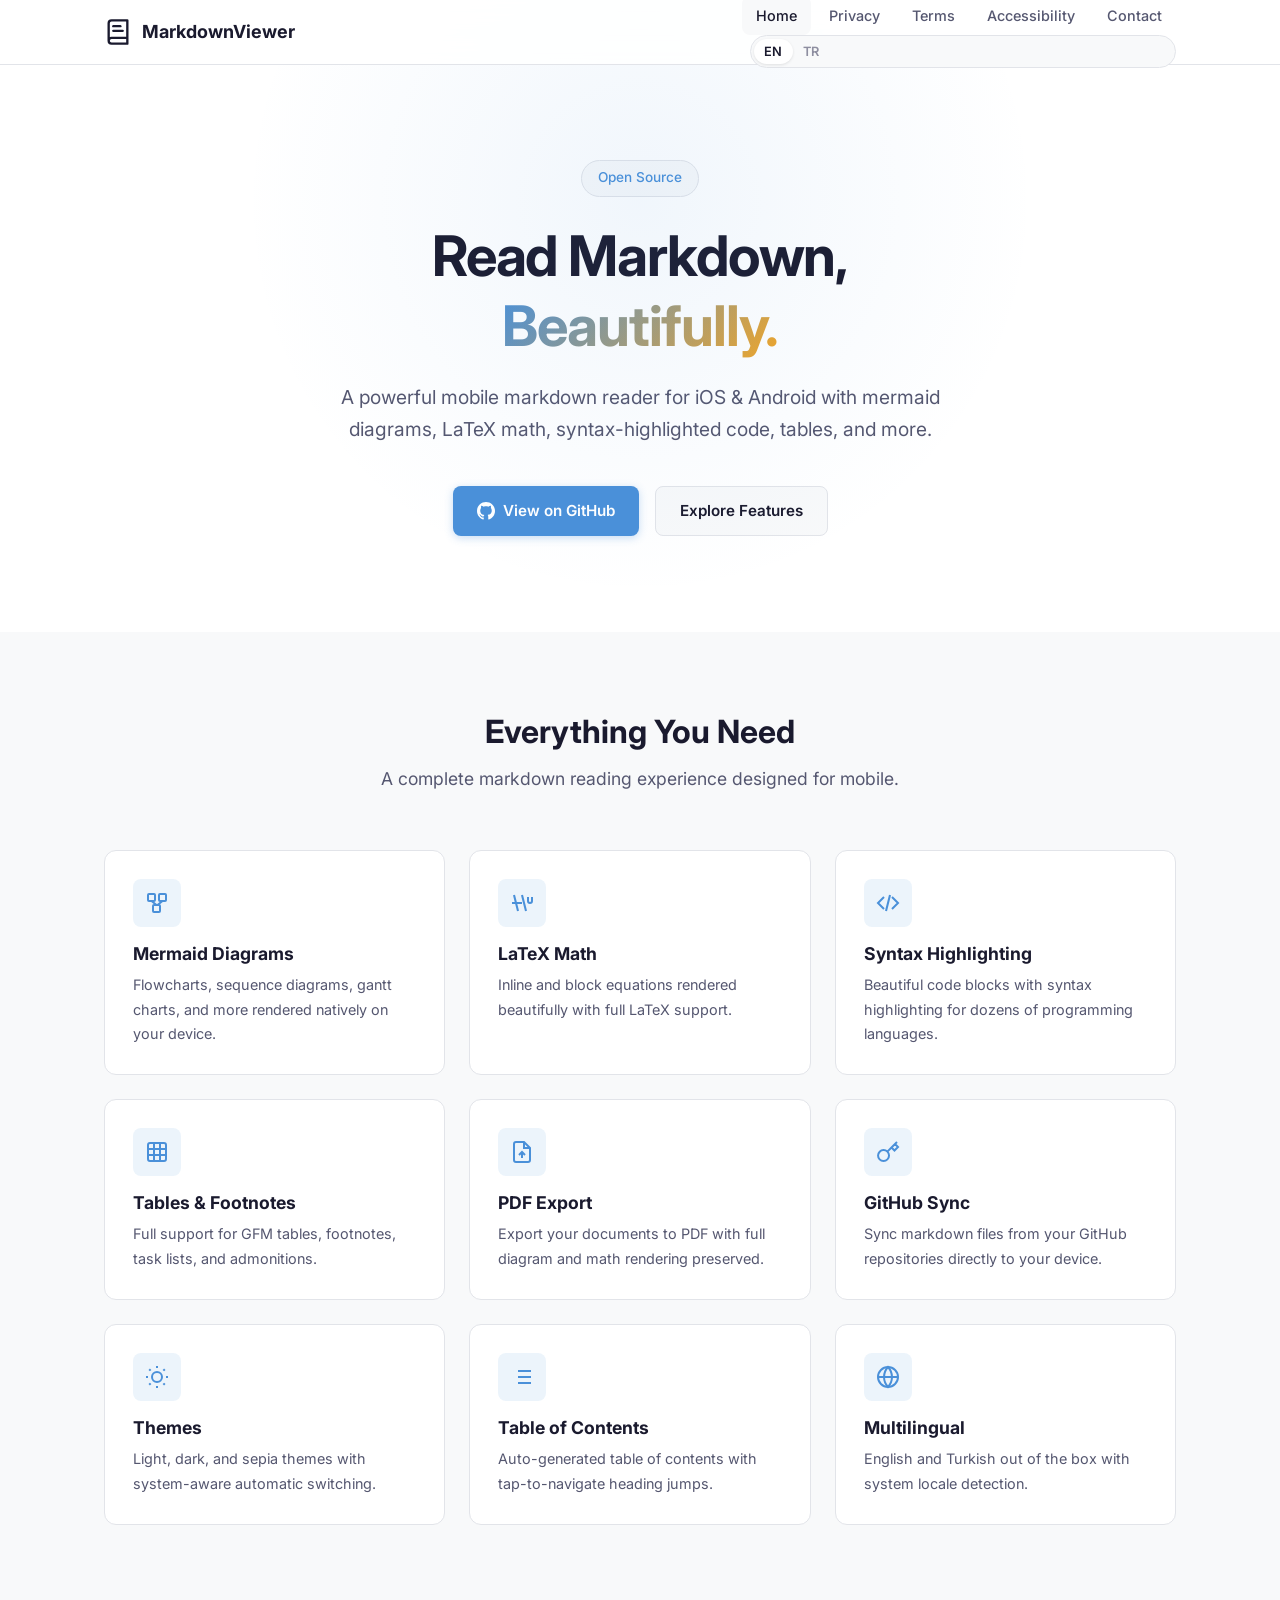
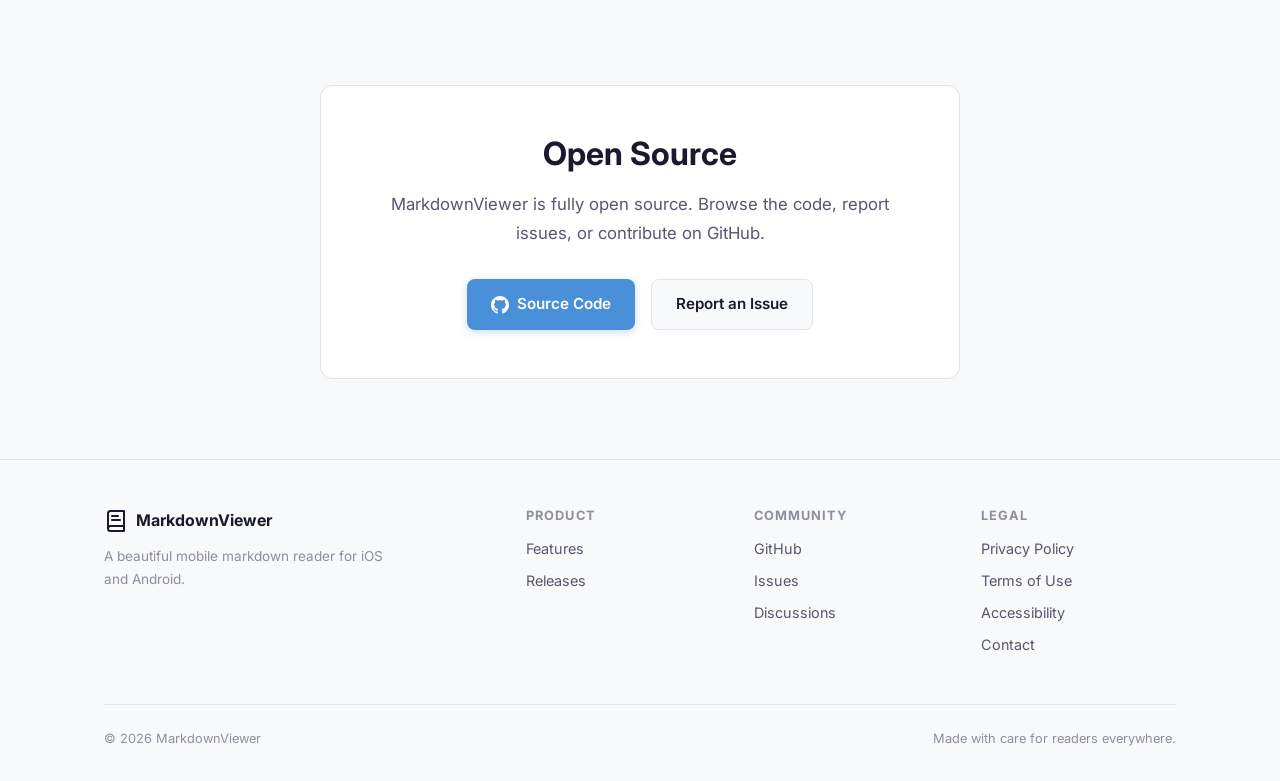
<file: site/index.html>
<!DOCTYPE html>
<html lang="en">
<head>
  <meta charset="UTF-8">
  <meta name="viewport" content="width=device-width, initial-scale=1.0">
  <title>MarkdownViewer — Mobile Markdown Reader</title>
  <meta name="description" content="A beautiful mobile markdown reader for iOS and Android with mermaid diagrams, LaTeX math, syntax highlighting, and more.">
  <link rel="preconnect" href="https://fonts.googleapis.com">
  <link rel="preconnect" href="https://fonts.gstatic.com" crossorigin>
  <link href="https://fonts.googleapis.com/css2?family=Inter:wght@400;500;600;700&display=swap" rel="stylesheet">
  <link rel="stylesheet" href="css/style.css">
  <script src="js/i18n.js"></script>
</head>
<body>

<!-- ═══════ Navbar ═══════ -->
<nav class="navbar" role="navigation" aria-label="Main">
  <div class="container">
    <a href="index.html" class="nav-brand">
      <svg viewBox="0 0 24 24" fill="none" stroke="currentColor" stroke-width="2" stroke-linecap="round" stroke-linejoin="round"><path d="M4 19.5v-15A2.5 2.5 0 0 1 6.5 2H20v20H6.5a2.5 2.5 0 0 1 0-5H20"/><path d="M8 7h6"/><path d="M8 11h8"/></svg>
      MarkdownViewer
    </a>

    <button class="nav-hamburger" aria-label="Menu" aria-expanded="false">
      <svg viewBox="0 0 24 24" fill="none" stroke="currentColor" stroke-width="2"><line x1="3" y1="6" x2="21" y2="6"/><line x1="3" y1="12" x2="21" y2="12"/><line x1="3" y1="18" x2="21" y2="18"/></svg>
    </button>

    <div class="nav-menu">
      <ul class="nav-links">
        <li>
          <a href="index.html" class="active">
            <span class="i18n-inline" data-lang="en">Home</span>
            <span class="i18n-inline" data-lang="tr">Ana Sayfa</span>
          </a>
        </li>
        <li>
          <a href="privacy.html">
            <span class="i18n-inline" data-lang="en">Privacy</span>
            <span class="i18n-inline" data-lang="tr">Gizlilik</span>
          </a>
        </li>
        <li>
          <a href="terms.html">
            <span class="i18n-inline" data-lang="en">Terms</span>
            <span class="i18n-inline" data-lang="tr">Koşullar</span>
          </a>
        </li>
        <li>
          <a href="accessibility.html">
            <span class="i18n-inline" data-lang="en">Accessibility</span>
            <span class="i18n-inline" data-lang="tr">Erişilebilirlik</span>
          </a>
        </li>
        <li>
          <a href="contact.html">
            <span class="i18n-inline" data-lang="en">Contact</span>
            <span class="i18n-inline" data-lang="tr">İletişim</span>
          </a>
        </li>
      </ul>
      <div class="lang-toggle" role="group" aria-label="Language">
        <button data-set-lang="en">EN</button>
        <button data-set-lang="tr">TR</button>
      </div>
    </div>
  </div>
</nav>

<!-- ═══════ Hero ═══════ -->
<section class="hero">
  <div class="container">
    <div class="hero-badge">
      <span class="i18n-inline" data-lang="en">Open Source</span>
      <span class="i18n-inline" data-lang="tr">Açık Kaynak</span>
    </div>

    <h1>
      <span class="i18n-inline" data-lang="en">Read Markdown,<br><span class="gradient">Beautifully.</span></span>
      <span class="i18n-inline" data-lang="tr">Markdown'ı<br><span class="gradient">Keşfetmenin En Güzel Yolu.</span></span>
    </h1>

    <p>
      <span class="i18n-inline" data-lang="en">A powerful mobile markdown reader for iOS &amp; Android with mermaid diagrams, LaTeX math, syntax-highlighted code, tables, and more.</span>
      <span class="i18n-inline" data-lang="tr">iOS ve Android için mermaid diyagramları, LaTeX matematik, sözdizimi vurgulu kod, tablolar ve daha fazlasını destekleyen güçlü bir mobil markdown okuyucu.</span>
    </p>

    <div class="hero-actions">
      <a href="https://github.com/cemililik/markdown-viewer-mobile" class="btn btn-primary" target="_blank" rel="noopener">
        <svg width="18" height="18" viewBox="0 0 24 24" fill="currentColor"><path d="M12 0c-6.626 0-12 5.373-12 12 0 5.302 3.438 9.8 8.207 11.387.599.111.793-.261.793-.577v-2.234c-3.338.726-4.033-1.416-4.033-1.416-.546-1.387-1.333-1.756-1.333-1.756-1.089-.745.083-.729.083-.729 1.205.084 1.839 1.237 1.839 1.237 1.07 1.834 2.807 1.304 3.492.997.107-.775.418-1.305.762-1.604-2.665-.305-5.467-1.334-5.467-5.931 0-1.311.469-2.381 1.236-3.221-.124-.303-.535-1.524.117-3.176 0 0 1.008-.322 3.301 1.23.957-.266 1.983-.399 3.003-.404 1.02.005 2.047.138 3.006.404 2.291-1.552 3.297-1.23 3.297-1.23.653 1.653.242 2.874.118 3.176.77.84 1.235 1.911 1.235 3.221 0 4.609-2.807 5.624-5.479 5.921.43.372.823 1.102.823 2.222v3.293c0 .319.192.694.801.576 4.765-1.589 8.199-6.086 8.199-11.386 0-6.627-5.373-12-12-12z"/></svg>
        <span class="i18n-inline" data-lang="en">View on GitHub</span>
        <span class="i18n-inline" data-lang="tr">GitHub'da Görüntüle</span>
      </a>
      <a href="#features" class="btn btn-secondary">
        <span class="i18n-inline" data-lang="en">Explore Features</span>
        <span class="i18n-inline" data-lang="tr">Özellikleri Keşfedin</span>
      </a>
    </div>
  </div>
</section>

<!-- ═══════ Features ═══════ -->
<section class="features" id="features">
  <div class="container">
    <div class="section-header">
      <h2>
        <span class="i18n-inline" data-lang="en">Everything You Need</span>
        <span class="i18n-inline" data-lang="tr">İhtiyacınız Olan Her Şey</span>
      </h2>
      <p>
        <span class="i18n-inline" data-lang="en">A complete markdown reading experience designed for mobile.</span>
        <span class="i18n-inline" data-lang="tr">Mobil için tasarlanmış eksiksiz bir markdown okuma deneyimi.</span>
      </p>
    </div>

    <div class="features-grid">
      <!-- Mermaid -->
      <div class="feature-card">
        <div class="feature-icon">
          <svg width="24" height="24" viewBox="0 0 24 24" fill="none" stroke="currentColor" stroke-width="2"><rect x="3" y="3" width="7" height="7" rx="1"/><rect x="14" y="3" width="7" height="7" rx="1"/><rect x="8" y="14" width="7" height="7" rx="1"/><line x1="6.5" y1="10" x2="11.5" y2="14"/><line x1="17.5" y1="10" x2="12.5" y2="14"/></svg>
        </div>
        <h3>
          <span class="i18n-inline" data-lang="en">Mermaid Diagrams</span>
          <span class="i18n-inline" data-lang="tr">Mermaid Diyagramları</span>
        </h3>
        <p>
          <span class="i18n-inline" data-lang="en">Flowcharts, sequence diagrams, gantt charts, and more rendered natively on your device.</span>
          <span class="i18n-inline" data-lang="tr">Akış şemaları, sıralama diyagramları, gantt grafikleri ve daha fazlası cihazınızda doğal olarak işlenir.</span>
        </p>
      </div>

      <!-- LaTeX -->
      <div class="feature-card">
        <div class="feature-icon">
          <svg width="24" height="24" viewBox="0 0 24 24" fill="none" stroke="currentColor" stroke-width="2"><path d="M4 4l4 16"/><path d="M12 4l4 16"/><path d="M2 12h10"/><path d="M18 6v4c0 1.1.9 2 2 2s2-.9 2-2V6"/></svg>
        </div>
        <h3>
          <span class="i18n-inline" data-lang="en">LaTeX Math</span>
          <span class="i18n-inline" data-lang="tr">LaTeX Matematik</span>
        </h3>
        <p>
          <span class="i18n-inline" data-lang="en">Inline and block equations rendered beautifully with full LaTeX support.</span>
          <span class="i18n-inline" data-lang="tr">Satır içi ve blok denklemler tam LaTeX desteğiyle güzel bir şekilde işlenir.</span>
        </p>
      </div>

      <!-- Syntax Highlighting -->
      <div class="feature-card">
        <div class="feature-icon">
          <svg width="24" height="24" viewBox="0 0 24 24" fill="none" stroke="currentColor" stroke-width="2"><polyline points="16 18 22 12 16 6"/><polyline points="8 6 2 12 8 18"/><line x1="14" y1="4" x2="10" y2="20"/></svg>
        </div>
        <h3>
          <span class="i18n-inline" data-lang="en">Syntax Highlighting</span>
          <span class="i18n-inline" data-lang="tr">Sözdizimi Vurgulama</span>
        </h3>
        <p>
          <span class="i18n-inline" data-lang="en">Beautiful code blocks with syntax highlighting for dozens of programming languages.</span>
          <span class="i18n-inline" data-lang="tr">Onlarca programlama dili için sözdizimi vurgulamalı güzel kod blokları.</span>
        </p>
      </div>

      <!-- Tables -->
      <div class="feature-card">
        <div class="feature-icon">
          <svg width="24" height="24" viewBox="0 0 24 24" fill="none" stroke="currentColor" stroke-width="2"><rect x="3" y="3" width="18" height="18" rx="2"/><line x1="3" y1="9" x2="21" y2="9"/><line x1="3" y1="15" x2="21" y2="15"/><line x1="9" y1="3" x2="9" y2="21"/><line x1="15" y1="3" x2="15" y2="21"/></svg>
        </div>
        <h3>
          <span class="i18n-inline" data-lang="en">Tables &amp; Footnotes</span>
          <span class="i18n-inline" data-lang="tr">Tablolar ve Dipnotlar</span>
        </h3>
        <p>
          <span class="i18n-inline" data-lang="en">Full support for GFM tables, footnotes, task lists, and admonitions.</span>
          <span class="i18n-inline" data-lang="tr">GFM tabloları, dipnotlar, görev listeleri ve uyarı blokları için tam destek.</span>
        </p>
      </div>

      <!-- PDF Export -->
      <div class="feature-card">
        <div class="feature-icon">
          <svg width="24" height="24" viewBox="0 0 24 24" fill="none" stroke="currentColor" stroke-width="2"><path d="M14 2H6a2 2 0 0 0-2 2v16a2 2 0 0 0 2 2h12a2 2 0 0 0 2-2V8z"/><polyline points="14 2 14 8 20 8"/><line x1="12" y1="18" x2="12" y2="12"/><polyline points="9 15 12 12 15 15"/></svg>
        </div>
        <h3>
          <span class="i18n-inline" data-lang="en">PDF Export</span>
          <span class="i18n-inline" data-lang="tr">PDF Dışa Aktarım</span>
        </h3>
        <p>
          <span class="i18n-inline" data-lang="en">Export your documents to PDF with full diagram and math rendering preserved.</span>
          <span class="i18n-inline" data-lang="tr">Belgelerinizi diyagram ve matematik işleme korunarak PDF olarak dışa aktarın.</span>
        </p>
      </div>

      <!-- GitHub Sync -->
      <div class="feature-card">
        <div class="feature-icon">
          <svg width="24" height="24" viewBox="0 0 24 24" fill="none" stroke="currentColor" stroke-width="2"><path d="M21 2l-2 2m-7.61 7.61a5.5 5.5 0 1 1-7.778 7.778 5.5 5.5 0 0 1 7.777-7.777zm0 0L15.5 7.5m0 0l3 3L22 7l-3-3m-3.5 3.5L19 4"/></svg>
        </div>
        <h3>
          <span class="i18n-inline" data-lang="en">GitHub Sync</span>
          <span class="i18n-inline" data-lang="tr">GitHub Senkronizasyonu</span>
        </h3>
        <p>
          <span class="i18n-inline" data-lang="en">Sync markdown files from your GitHub repositories directly to your device.</span>
          <span class="i18n-inline" data-lang="tr">GitHub depolarınızdaki markdown dosyalarını doğrudan cihazınıza senkronize edin.</span>
        </p>
      </div>

      <!-- Themes -->
      <div class="feature-card">
        <div class="feature-icon">
          <svg width="24" height="24" viewBox="0 0 24 24" fill="none" stroke="currentColor" stroke-width="2"><circle cx="12" cy="12" r="5"/><line x1="12" y1="1" x2="12" y2="3"/><line x1="12" y1="21" x2="12" y2="23"/><line x1="4.22" y1="4.22" x2="5.64" y2="5.64"/><line x1="18.36" y1="18.36" x2="19.78" y2="19.78"/><line x1="1" y1="12" x2="3" y2="12"/><line x1="21" y1="12" x2="23" y2="12"/><line x1="4.22" y1="19.78" x2="5.64" y2="18.36"/><line x1="18.36" y1="5.64" x2="19.78" y2="4.22"/></svg>
        </div>
        <h3>
          <span class="i18n-inline" data-lang="en">Themes</span>
          <span class="i18n-inline" data-lang="tr">Temalar</span>
        </h3>
        <p>
          <span class="i18n-inline" data-lang="en">Light, dark, and sepia themes with system-aware automatic switching.</span>
          <span class="i18n-inline" data-lang="tr">Sistem uyumlu otomatik geçişli açık, koyu ve sepya temalar.</span>
        </p>
      </div>

      <!-- TOC -->
      <div class="feature-card">
        <div class="feature-icon">
          <svg width="24" height="24" viewBox="0 0 24 24" fill="none" stroke="currentColor" stroke-width="2"><line x1="8" y1="6" x2="21" y2="6"/><line x1="8" y1="12" x2="21" y2="12"/><line x1="8" y1="18" x2="21" y2="18"/><line x1="3" y1="6" x2="3.01" y2="6"/><line x1="3" y1="12" x2="3.01" y2="12"/><line x1="3" y1="18" x2="3.01" y2="18"/></svg>
        </div>
        <h3>
          <span class="i18n-inline" data-lang="en">Table of Contents</span>
          <span class="i18n-inline" data-lang="tr">İçindekiler Tablosu</span>
        </h3>
        <p>
          <span class="i18n-inline" data-lang="en">Auto-generated table of contents with tap-to-navigate heading jumps.</span>
          <span class="i18n-inline" data-lang="tr">Dokunarak gezinme özellikli otomatik oluşturulan içindekiler tablosu.</span>
        </p>
      </div>

      <!-- Localization -->
      <div class="feature-card">
        <div class="feature-icon">
          <svg width="24" height="24" viewBox="0 0 24 24" fill="none" stroke="currentColor" stroke-width="2"><circle cx="12" cy="12" r="10"/><line x1="2" y1="12" x2="22" y2="12"/><path d="M12 2a15.3 15.3 0 0 1 4 10 15.3 15.3 0 0 1-4 10 15.3 15.3 0 0 1-4-10 15.3 15.3 0 0 1 4-10z"/></svg>
        </div>
        <h3>
          <span class="i18n-inline" data-lang="en">Multilingual</span>
          <span class="i18n-inline" data-lang="tr">Çok Dilli</span>
        </h3>
        <p>
          <span class="i18n-inline" data-lang="en">English and Turkish out of the box with system locale detection.</span>
          <span class="i18n-inline" data-lang="tr">Sistem dili algılama ile kutudan çıktığı gibi İngilizce ve Türkçe.</span>
        </p>
      </div>
    </div>
  </div>
</section>

<!-- ═══════ Open Source ═══════ -->
<section class="open-source" id="open-source">
  <div class="container">
    <div class="oss-card">
      <h2>
        <span class="i18n-inline" data-lang="en">Open Source</span>
        <span class="i18n-inline" data-lang="tr">Açık Kaynak</span>
      </h2>
      <p>
        <span class="i18n-inline" data-lang="en">MarkdownViewer is fully open source. Browse the code, report issues, or contribute on GitHub.</span>
        <span class="i18n-inline" data-lang="tr">MarkdownViewer tamamen açık kaynaktır. Kodu inceleyin, sorun bildirin veya GitHub'da katkıda bulunun.</span>
      </p>
      <div class="oss-links">
        <a href="https://github.com/cemililik/markdown-viewer-mobile" class="btn btn-primary" target="_blank" rel="noopener">
          <svg width="18" height="18" viewBox="0 0 24 24" fill="currentColor"><path d="M12 0c-6.626 0-12 5.373-12 12 0 5.302 3.438 9.8 8.207 11.387.599.111.793-.261.793-.577v-2.234c-3.338.726-4.033-1.416-4.033-1.416-.546-1.387-1.333-1.756-1.333-1.756-1.089-.745.083-.729.083-.729 1.205.084 1.839 1.237 1.839 1.237 1.07 1.834 2.807 1.304 3.492.997.107-.775.418-1.305.762-1.604-2.665-.305-5.467-1.334-5.467-5.931 0-1.311.469-2.381 1.236-3.221-.124-.303-.535-1.524.117-3.176 0 0 1.008-.322 3.301 1.23.957-.266 1.983-.399 3.003-.404 1.02.005 2.047.138 3.006.404 2.291-1.552 3.297-1.23 3.297-1.23.653 1.653.242 2.874.118 3.176.77.84 1.235 1.911 1.235 3.221 0 4.609-2.807 5.624-5.479 5.921.43.372.823 1.102.823 2.222v3.293c0 .319.192.694.801.576 4.765-1.589 8.199-6.086 8.199-11.386 0-6.627-5.373-12-12-12z"/></svg>
          <span class="i18n-inline" data-lang="en">Source Code</span>
          <span class="i18n-inline" data-lang="tr">Kaynak Kodu</span>
        </a>
        <a href="https://github.com/cemililik/markdown-viewer-mobile/issues" class="btn btn-secondary" target="_blank" rel="noopener">
          <span class="i18n-inline" data-lang="en">Report an Issue</span>
          <span class="i18n-inline" data-lang="tr">Sorun Bildir</span>
        </a>
      </div>
    </div>
  </div>
</section>

<!-- ═══════ Footer ═══════ -->
<footer class="footer">
  <div class="container">
    <div class="footer-grid">
      <div>
        <div class="footer-brand">
          <svg viewBox="0 0 24 24" fill="none" stroke="currentColor" stroke-width="2" stroke-linecap="round" stroke-linejoin="round"><path d="M4 19.5v-15A2.5 2.5 0 0 1 6.5 2H20v20H6.5a2.5 2.5 0 0 1 0-5H20"/><path d="M8 7h6"/><path d="M8 11h8"/></svg>
          MarkdownViewer
        </div>
        <p class="footer-desc">
          <span class="i18n-inline" data-lang="en">A beautiful mobile markdown reader for iOS and Android.</span>
          <span class="i18n-inline" data-lang="tr">iOS ve Android için güzel bir mobil markdown okuyucu.</span>
        </p>
      </div>

      <div class="footer-col">
        <h4>
          <span class="i18n-inline" data-lang="en">Product</span>
          <span class="i18n-inline" data-lang="tr">Ürün</span>
        </h4>
        <ul>
          <li><a href="index.html#features">
            <span class="i18n-inline" data-lang="en">Features</span>
            <span class="i18n-inline" data-lang="tr">Özellikler</span>
          </a></li>
          <li><a href="https://github.com/cemililik/markdown-viewer-mobile/releases" target="_blank" rel="noopener">
            <span class="i18n-inline" data-lang="en">Releases</span>
            <span class="i18n-inline" data-lang="tr">Sürümler</span>
          </a></li>
        </ul>
      </div>

      <div class="footer-col">
        <h4>
          <span class="i18n-inline" data-lang="en">Community</span>
          <span class="i18n-inline" data-lang="tr">Topluluk</span>
        </h4>
        <ul>
          <li><a href="https://github.com/cemililik/markdown-viewer-mobile" target="_blank" rel="noopener">GitHub</a></li>
          <li><a href="https://github.com/cemililik/markdown-viewer-mobile/issues" target="_blank" rel="noopener">
            <span class="i18n-inline" data-lang="en">Issues</span>
            <span class="i18n-inline" data-lang="tr">Sorunlar</span>
          </a></li>
          <li><a href="https://github.com/cemililik/markdown-viewer-mobile/discussions" target="_blank" rel="noopener">
            <span class="i18n-inline" data-lang="en">Discussions</span>
            <span class="i18n-inline" data-lang="tr">Tartışmalar</span>
          </a></li>
        </ul>
      </div>

      <div class="footer-col">
        <h4>
          <span class="i18n-inline" data-lang="en">Legal</span>
          <span class="i18n-inline" data-lang="tr">Yasal</span>
        </h4>
        <ul>
          <li><a href="privacy.html">
            <span class="i18n-inline" data-lang="en">Privacy Policy</span>
            <span class="i18n-inline" data-lang="tr">Gizlilik Politikası</span>
          </a></li>
          <li><a href="terms.html">
            <span class="i18n-inline" data-lang="en">Terms of Use</span>
            <span class="i18n-inline" data-lang="tr">Kullanım Koşulları</span>
          </a></li>
          <li><a href="accessibility.html">
            <span class="i18n-inline" data-lang="en">Accessibility</span>
            <span class="i18n-inline" data-lang="tr">Erişilebilirlik</span>
          </a></li>
          <li><a href="contact.html">
            <span class="i18n-inline" data-lang="en">Contact</span>
            <span class="i18n-inline" data-lang="tr">İletişim</span>
          </a></li>
        </ul>
      </div>
    </div>

    <div class="footer-bottom">
      <span>&copy; 2026 MarkdownViewer</span>
      <span>
        <span class="i18n-inline" data-lang="en">Made with care for readers everywhere.</span>
        <span class="i18n-inline" data-lang="tr">Her yerdeki okuyucular için özenle yapıldı.</span>
      </span>
    </div>
  </div>
</footer>

<script src="js/main.js"></script>
</body>
</html>
</file>
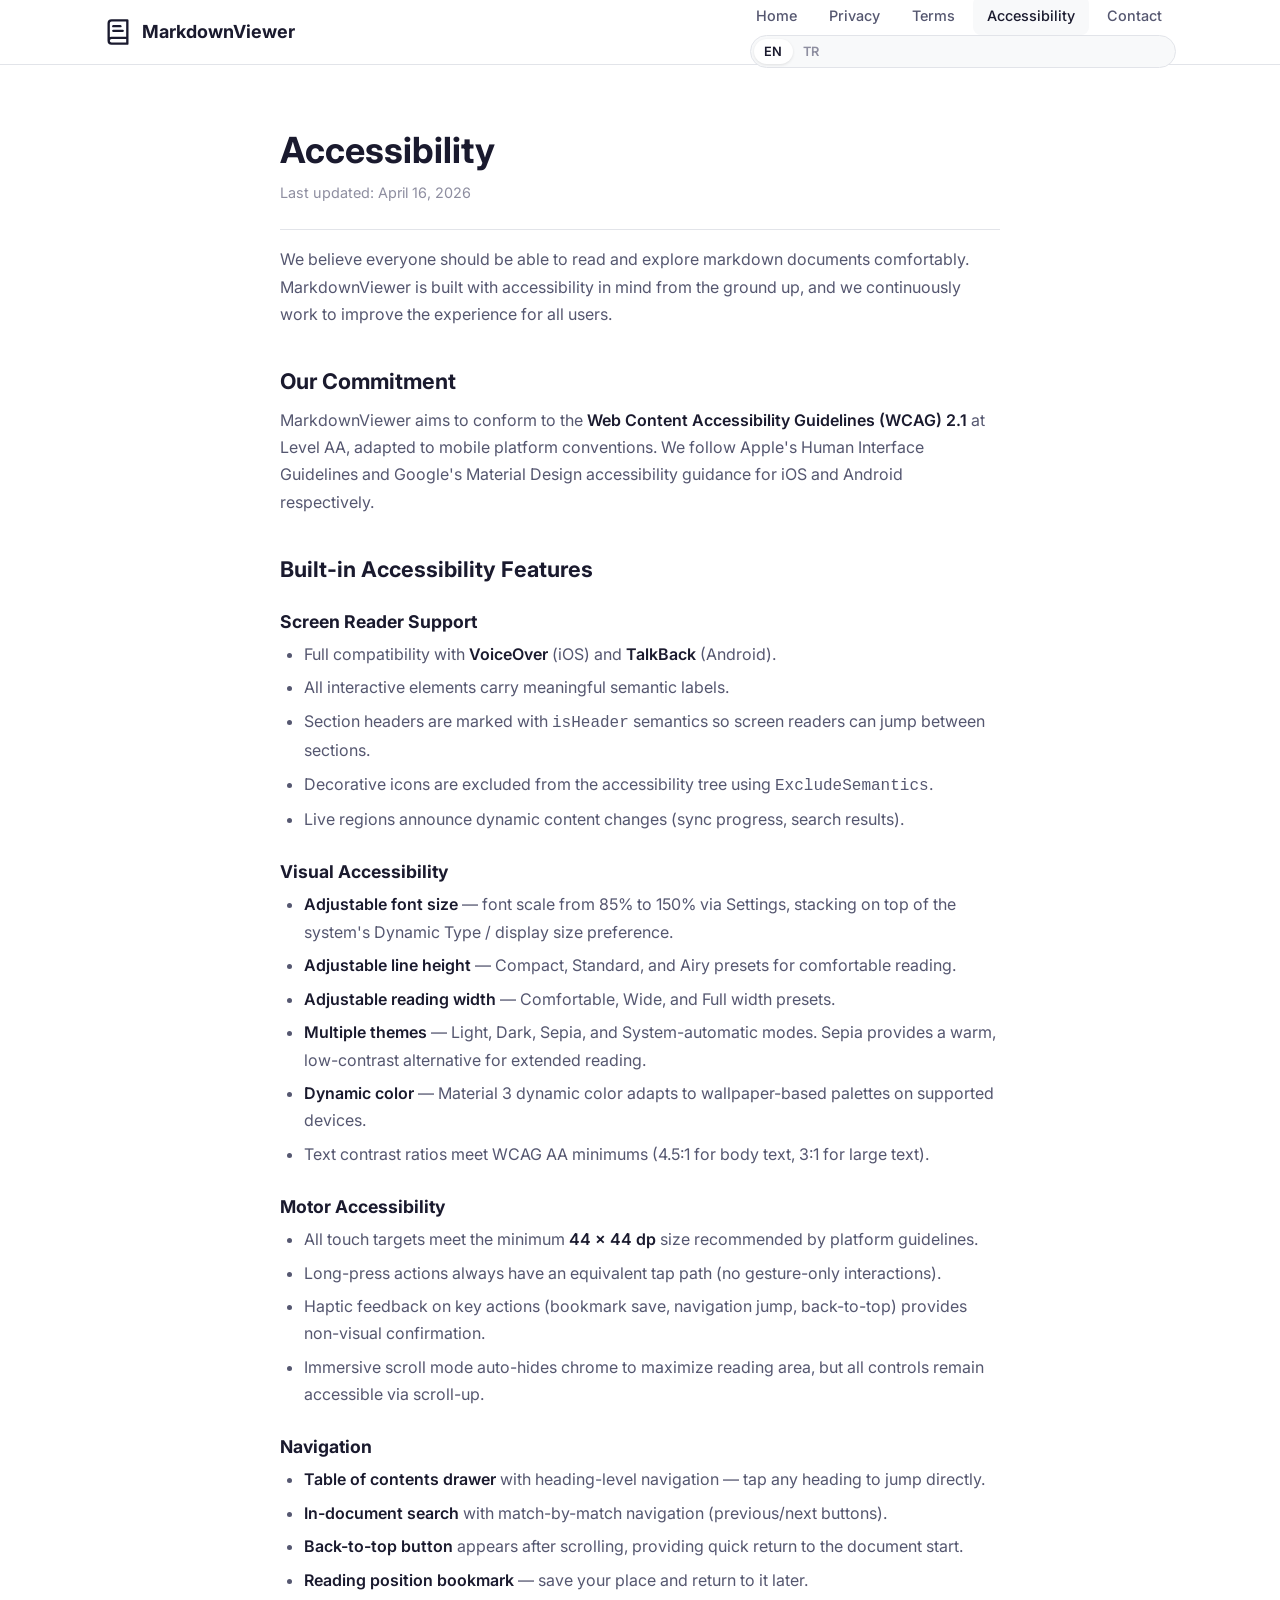
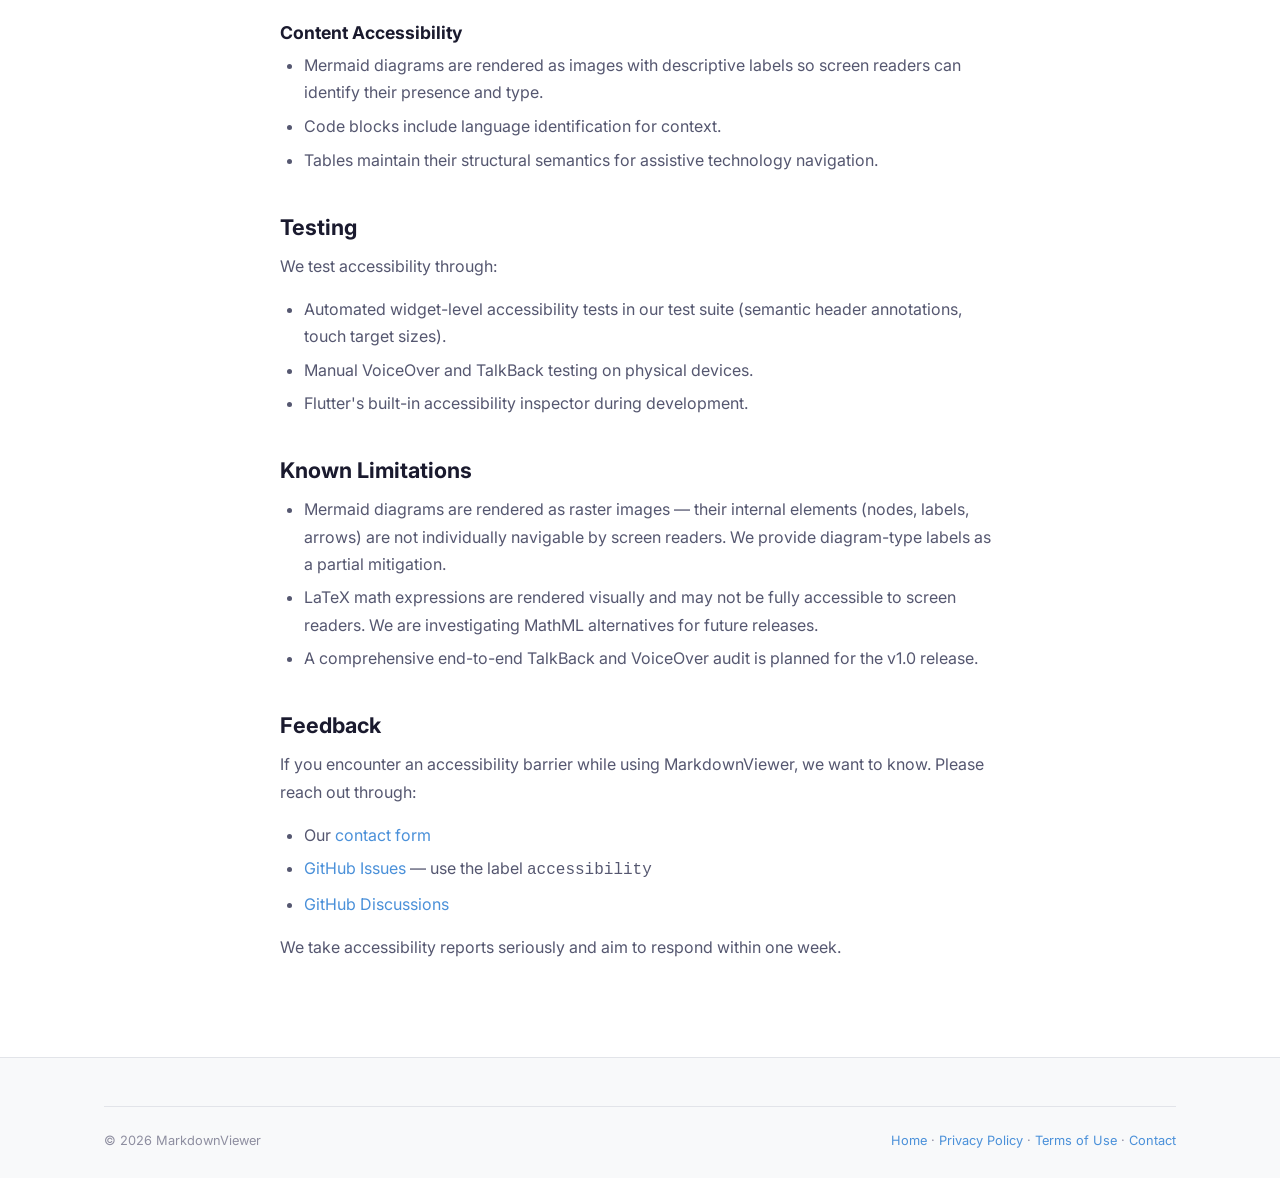
<file: site/accessibility.html>
<!DOCTYPE html>
<html lang="en">
<head>
  <meta charset="UTF-8">
  <meta name="viewport" content="width=device-width, initial-scale=1.0">
  <title>Accessibility — MarkdownViewer</title>
  <meta name="description" content="MarkdownViewer accessibility statement and commitment.">
  <link rel="preconnect" href="https://fonts.googleapis.com">
  <link rel="preconnect" href="https://fonts.gstatic.com" crossorigin>
  <link href="https://fonts.googleapis.com/css2?family=Inter:wght@400;500;600;700&display=swap" rel="stylesheet">
  <link rel="stylesheet" href="css/style.css">
  <script src="js/i18n.js"></script>
</head>
<body>

<!-- Navbar -->
<nav class="navbar" role="navigation" aria-label="Main">
  <div class="container">
    <a href="index.html" class="nav-brand">
      <svg viewBox="0 0 24 24" fill="none" stroke="currentColor" stroke-width="2" stroke-linecap="round" stroke-linejoin="round"><path d="M4 19.5v-15A2.5 2.5 0 0 1 6.5 2H20v20H6.5a2.5 2.5 0 0 1 0-5H20"/><path d="M8 7h6"/><path d="M8 11h8"/></svg>
      MarkdownViewer
    </a>
    <button class="nav-hamburger" aria-label="Menu" aria-expanded="false">
      <svg viewBox="0 0 24 24" fill="none" stroke="currentColor" stroke-width="2"><line x1="3" y1="6" x2="21" y2="6"/><line x1="3" y1="12" x2="21" y2="12"/><line x1="3" y1="18" x2="21" y2="18"/></svg>
    </button>
    <div class="nav-menu">
      <ul class="nav-links">
        <li><a href="index.html"><span class="i18n-inline" data-lang="en">Home</span><span class="i18n-inline" data-lang="tr">Ana Sayfa</span></a></li>
        <li><a href="privacy.html"><span class="i18n-inline" data-lang="en">Privacy</span><span class="i18n-inline" data-lang="tr">Gizlilik</span></a></li>
        <li><a href="terms.html"><span class="i18n-inline" data-lang="en">Terms</span><span class="i18n-inline" data-lang="tr">Koşullar</span></a></li>
        <li><a href="accessibility.html" class="active" aria-current="page"><span class="i18n-inline" data-lang="en">Accessibility</span><span class="i18n-inline" data-lang="tr">Erişilebilirlik</span></a></li>
        <li><a href="contact.html"><span class="i18n-inline" data-lang="en">Contact</span><span class="i18n-inline" data-lang="tr">İletişim</span></a></li>
      </ul>
      <div class="lang-toggle" role="group" aria-label="Language">
        <button data-set-lang="en">EN</button>
        <button data-set-lang="tr">TR</button>
      </div>
    </div>
  </div>
</nav>

<!-- ═══════ English ═══════ -->
<section class="legal i18n-block" data-lang="en">
  <div class="container">
    <div class="legal-content">
      <h1>Accessibility</h1>
      <p class="legal-meta">Last updated: April 16, 2026</p>

      <p>We believe everyone should be able to read and explore markdown documents comfortably. MarkdownViewer is built with accessibility in mind from the ground up, and we continuously work to improve the experience for all users.</p>

      <h2>Our Commitment</h2>
      <p>MarkdownViewer aims to conform to the <strong>Web Content Accessibility Guidelines (WCAG) 2.1</strong> at Level AA, adapted to mobile platform conventions. We follow Apple's Human Interface Guidelines and Google's Material Design accessibility guidance for iOS and Android respectively.</p>

      <h2>Built-in Accessibility Features</h2>

      <h3>Screen Reader Support</h3>
      <ul>
        <li>Full compatibility with <strong>VoiceOver</strong> (iOS) and <strong>TalkBack</strong> (Android).</li>
        <li>All interactive elements carry meaningful semantic labels.</li>
        <li>Section headers are marked with <code>isHeader</code> semantics so screen readers can jump between sections.</li>
        <li>Decorative icons are excluded from the accessibility tree using <code>ExcludeSemantics</code>.</li>
        <li>Live regions announce dynamic content changes (sync progress, search results).</li>
      </ul>

      <h3>Visual Accessibility</h3>
      <ul>
        <li><strong>Adjustable font size</strong> — font scale from 85% to 150% via Settings, stacking on top of the system's Dynamic Type / display size preference.</li>
        <li><strong>Adjustable line height</strong> — Compact, Standard, and Airy presets for comfortable reading.</li>
        <li><strong>Adjustable reading width</strong> — Comfortable, Wide, and Full width presets.</li>
        <li><strong>Multiple themes</strong> — Light, Dark, Sepia, and System-automatic modes. Sepia provides a warm, low-contrast alternative for extended reading.</li>
        <li><strong>Dynamic color</strong> — Material 3 dynamic color adapts to wallpaper-based palettes on supported devices.</li>
        <li>Text contrast ratios meet WCAG AA minimums (4.5:1 for body text, 3:1 for large text).</li>
      </ul>

      <h3>Motor Accessibility</h3>
      <ul>
        <li>All touch targets meet the minimum <strong>44 &times; 44 dp</strong> size recommended by platform guidelines.</li>
        <li>Long-press actions always have an equivalent tap path (no gesture-only interactions).</li>
        <li>Haptic feedback on key actions (bookmark save, navigation jump, back-to-top) provides non-visual confirmation.</li>
        <li>Immersive scroll mode auto-hides chrome to maximize reading area, but all controls remain accessible via scroll-up.</li>
      </ul>

      <h3>Navigation</h3>
      <ul>
        <li><strong>Table of contents drawer</strong> with heading-level navigation — tap any heading to jump directly.</li>
        <li><strong>In-document search</strong> with match-by-match navigation (previous/next buttons).</li>
        <li><strong>Back-to-top button</strong> appears after scrolling, providing quick return to the document start.</li>
        <li><strong>Reading position bookmark</strong> — save your place and return to it later.</li>
      </ul>

      <h3>Content Accessibility</h3>
      <ul>
        <li>Mermaid diagrams are rendered as images with descriptive labels so screen readers can identify their presence and type.</li>
        <li>Code blocks include language identification for context.</li>
        <li>Tables maintain their structural semantics for assistive technology navigation.</li>
      </ul>

      <h2>Testing</h2>
      <p>We test accessibility through:</p>
      <ul>
        <li>Automated widget-level accessibility tests in our test suite (semantic header annotations, touch target sizes).</li>
        <li>Manual VoiceOver and TalkBack testing on physical devices.</li>
        <li>Flutter's built-in accessibility inspector during development.</li>
      </ul>

      <h2>Known Limitations</h2>
      <ul>
        <li>Mermaid diagrams are rendered as raster images — their internal elements (nodes, labels, arrows) are not individually navigable by screen readers. We provide diagram-type labels as a partial mitigation.</li>
        <li>LaTeX math expressions are rendered visually and may not be fully accessible to screen readers. We are investigating MathML alternatives for future releases.</li>
        <li>A comprehensive end-to-end TalkBack and VoiceOver audit is planned for the v1.0 release.</li>
      </ul>

      <h2>Feedback</h2>
      <p>If you encounter an accessibility barrier while using MarkdownViewer, we want to know. Please reach out through:</p>
      <ul>
        <li>Our <a href="contact.html">contact form</a></li>
        <li><a href="https://github.com/cemililik/markdown-viewer-mobile/issues" target="_blank" rel="noopener">GitHub Issues</a> — use the label <code>accessibility</code></li>
        <li><a href="https://github.com/cemililik/markdown-viewer-mobile/discussions" target="_blank" rel="noopener">GitHub Discussions</a></li>
      </ul>
      <p>We take accessibility reports seriously and aim to respond within one week.</p>
    </div>
  </div>
</section>

<!-- ═══════ Turkish ═══════ -->
<section class="legal i18n-block" data-lang="tr">
  <div class="container">
    <div class="legal-content">
      <h1>Erişilebilirlik</h1>
      <p class="legal-meta">Son güncelleme: 16 Nisan 2026</p>

      <p>Herkesin markdown belgelerini rahatça okuyabilmesi ve keşfedebilmesi gerektiğine inanıyoruz. MarkdownViewer, erişilebilirlik düşünülerek sıfırdan tasarlanmıştır ve tüm kullanıcılar için deneyimi sürekli iyileştirmek amacıyla çalışıyoruz.</p>

      <h2>Taahhüdümüz</h2>
      <p>MarkdownViewer, mobil platform kurallarına uyarlanmış olarak <strong>Web İçerik Erişilebilirlik Kılavuzları (WCAG) 2.1</strong> Seviye AA'ya uymayı hedefler. iOS için Apple İnsan Arayüzü Kılavuzları'nı ve Android için Google Material Design erişilebilirlik yönlendirmelerini takip ediyoruz.</p>

      <h2>Yerleşik Erişilebilirlik Özellikleri</h2>

      <h3>Ekran Okuyucu Desteği</h3>
      <ul>
        <li><strong>VoiceOver</strong> (iOS) ve <strong>TalkBack</strong> (Android) ile tam uyumluluk.</li>
        <li>Tüm etkileşimli öğeler anlamlı semantik etiketler taşır.</li>
        <li>Bölüm başlıkları <code>isHeader</code> semantiği ile işaretlenmiştir, böylece ekran okuyucular bölümler arasında atlayabilir.</li>
        <li>Dekoratif ikonlar <code>ExcludeSemantics</code> ile erişilebilirlik ağacından çıkarılmıştır.</li>
        <li>Canlı bölgeler dinamik içerik değişikliklerini duyurur (senkronizasyon ilerlemesi, arama sonuçları).</li>
      </ul>

      <h3>Görsel Erişilebilirlik</h3>
      <ul>
        <li><strong>Ayarlanabilir yazı boyutu</strong> — Ayarlar üzerinden %85 ile %150 arasında, sistemin Dinamik Yazı Tipi / ekran boyutu tercihinin üzerine eklenir.</li>
        <li><strong>Ayarlanabilir satır yüksekliği</strong> — Rahat okuma için Sıkışık, Standart ve Geniş ön ayarları.</li>
        <li><strong>Ayarlanabilir okuma genişliği</strong> — Rahat, Geniş ve Tam genişlik ön ayarları.</li>
        <li><strong>Birden fazla tema</strong> — Açık, Koyu, Sepya ve Sistem otomatik modları. Sepya, uzun süreli okuma için sıcak ve düşük kontrastlı bir alternatif sunar.</li>
        <li><strong>Dinamik renk</strong> — Material 3 dinamik renk, desteklenen cihazlarda duvar kağıdına dayalı paletlere uyum sağlar.</li>
        <li>Metin kontrast oranları WCAG AA minimumlarını karşılar (gövde metni için 4.5:1, büyük metin için 3:1).</li>
      </ul>

      <h3>Motor Erişilebilirlik</h3>
      <ul>
        <li>Tüm dokunma hedefleri, platform kılavuzlarının önerdiği minimum <strong>44 &times; 44 dp</strong> boyutunu karşılar.</li>
        <li>Uzun basma eylemleri her zaman eşdeğer bir dokunma yoluna sahiptir (yalnızca hareketle erişilebilen etkileşim yoktur).</li>
        <li>Önemli eylemlerde dokunsal geri bildirim (yer imi kaydetme, gezinme atlama, başa dönme) görsel olmayan onay sağlar.</li>
        <li>Sürükleyici kaydırma modu, okuma alanını en üst düzeye çıkarmak için arayüzü gizler, ancak tüm kontroller yukarı kaydırma ile erişilebilir kalır.</li>
      </ul>

      <h3>Gezinme</h3>
      <ul>
        <li><strong>İçindekiler çekmecesi</strong> — başlık düzeyinde gezinme ile herhangi bir başlığa dokunarak doğrudan atlayın.</li>
        <li><strong>Belge içi arama</strong> — eşleşme eşleşme gezinme (önceki/sonraki düğmeleri).</li>
        <li><strong>Başa dön düğmesi</strong> — kaydırma sonrası belge başına hızlı dönüş sağlar.</li>
        <li><strong>Okuma konumu yer imi</strong> — yerinizi kaydedin ve daha sonra geri dönün.</li>
      </ul>

      <h3>İçerik Erişilebilirliği</h3>
      <ul>
        <li>Mermaid diyagramları, ekran okuyucuların varlıklarını ve türlerini tanıyabilmesi için açıklayıcı etiketlerle resim olarak işlenir.</li>
        <li>Kod blokları bağlam için dil tanımlaması içerir.</li>
        <li>Tablolar, yardımcı teknoloji gezinmesi için yapısal semantiklerini korur.</li>
      </ul>

      <h2>Test</h2>
      <p>Erişilebilirliği şu yöntemlerle test ediyoruz:</p>
      <ul>
        <li>Test paketimizde otomatik widget düzeyinde erişilebilirlik testleri (semantik başlık açıklamaları, dokunma hedef boyutları).</li>
        <li>Fiziksel cihazlarda manuel VoiceOver ve TalkBack testi.</li>
        <li>Geliştirme sırasında Flutter'ın yerleşik erişilebilirlik denetçisi.</li>
      </ul>

      <h2>Bilinen Kısıtlamalar</h2>
      <ul>
        <li>Mermaid diyagramları raster görüntüler olarak işlenir — iç öğeleri (düğümler, etiketler, oklar) ekran okuyucular tarafından ayrı ayrı gezinilebilir değildir. Kısmi bir çözüm olarak diyagram türü etiketleri sağlıyoruz.</li>
        <li>LaTeX matematik ifadeleri görsel olarak işlenir ve ekran okuyucular için tam erişilebilir olmayabilir. Gelecek sürümler için MathML alternatiflerini araştırıyoruz.</li>
        <li>Kapsamlı bir uçtan uca TalkBack ve VoiceOver denetimi v1.0 sürümü için planlanmıştır.</li>
      </ul>

      <h2>Geri Bildirim</h2>
      <p>MarkdownViewer kullanırken bir erişilebilirlik engeli ile karşılaşırsanız, bilmek isteriz. Lütfen şu yollarla bize ulaşın:</p>
      <ul>
        <li><a href="contact.html">İletişim formumuz</a></li>
        <li><a href="https://github.com/cemililik/markdown-viewer-mobile/issues" target="_blank" rel="noopener">GitHub Issues</a> — <code>accessibility</code> etiketini kullanın</li>
        <li><a href="https://github.com/cemililik/markdown-viewer-mobile/discussions" target="_blank" rel="noopener">GitHub Tartışmaları</a></li>
      </ul>
      <p>Erişilebilirlik bildirimlerini ciddiye alıyoruz ve bir hafta içinde yanıt vermeyi hedefliyoruz.</p>
    </div>
  </div>
</section>

<!-- Footer -->
<footer class="footer">
  <div class="container">
    <div class="footer-bottom">
      <span>&copy; 2026 MarkdownViewer</span>
      <span>
        <a href="index.html"><span class="i18n-inline" data-lang="en">Home</span><span class="i18n-inline" data-lang="tr">Ana Sayfa</span></a> &middot;
        <a href="privacy.html"><span class="i18n-inline" data-lang="en">Privacy Policy</span><span class="i18n-inline" data-lang="tr">Gizlilik Politikası</span></a> &middot;
        <a href="terms.html"><span class="i18n-inline" data-lang="en">Terms of Use</span><span class="i18n-inline" data-lang="tr">Kullanım Koşulları</span></a> &middot;
        <a href="contact.html"><span class="i18n-inline" data-lang="en">Contact</span><span class="i18n-inline" data-lang="tr">İletişim</span></a>
      </span>
    </div>
  </div>
</footer>

<script src="js/main.js"></script>
</body>
</html>
</file>
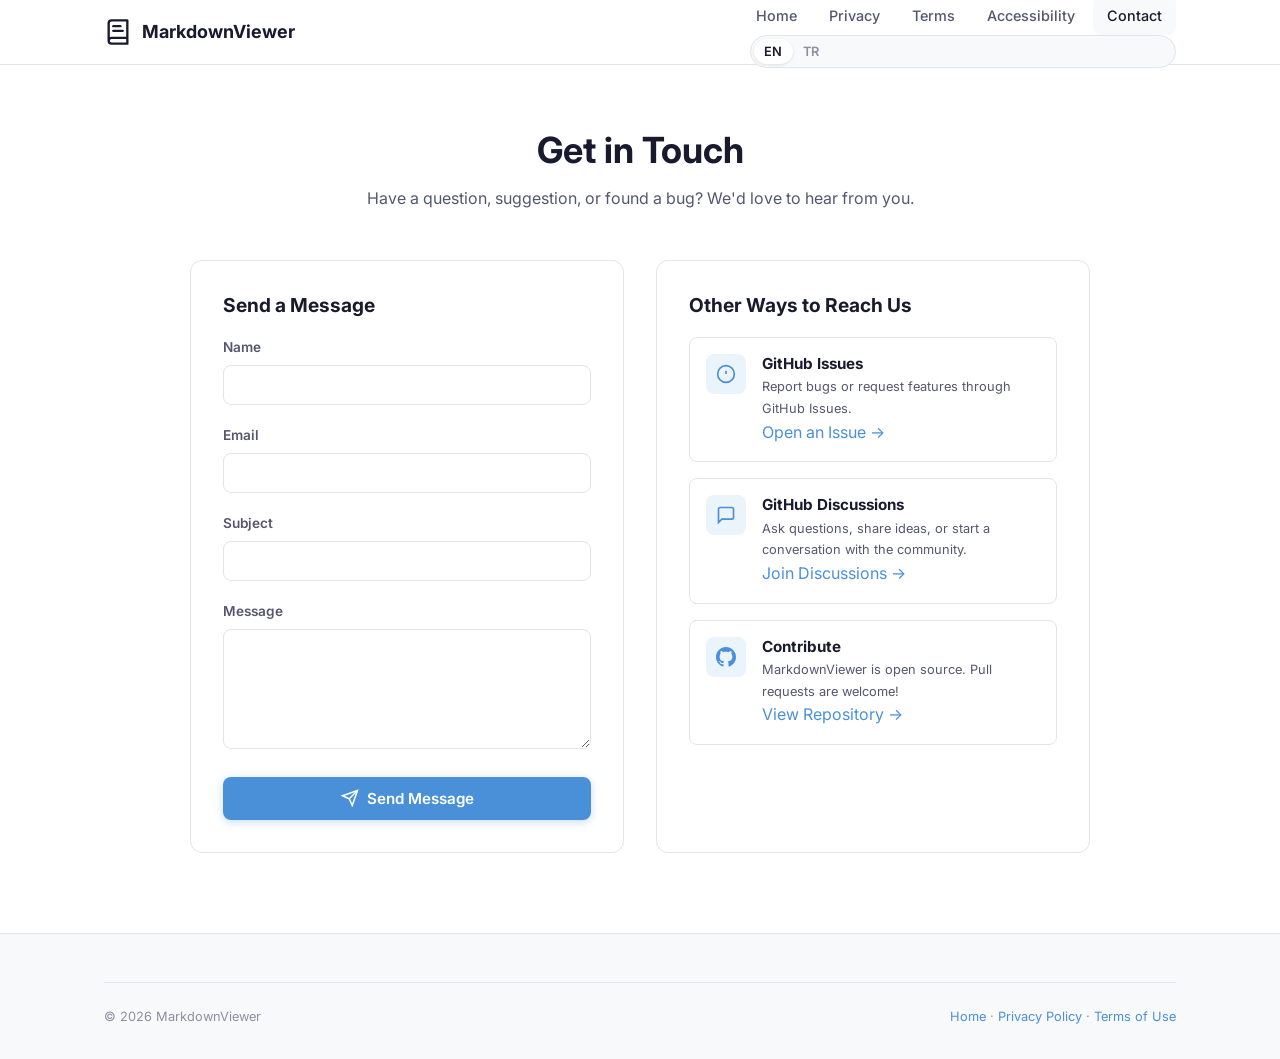
<file: site/contact.html>
<!DOCTYPE html>
<html lang="en">
<head>
  <meta charset="UTF-8">
  <meta name="viewport" content="width=device-width, initial-scale=1.0">
  <title>Contact — MarkdownViewer</title>
  <meta name="description" content="Get in touch with the MarkdownViewer team.">
  <link rel="preconnect" href="https://fonts.googleapis.com">
  <link rel="preconnect" href="https://fonts.gstatic.com" crossorigin>
  <link href="https://fonts.googleapis.com/css2?family=Inter:wght@400;500;600;700&display=swap" rel="stylesheet">
  <link rel="stylesheet" href="css/style.css">
  <script src="js/i18n.js"></script>
</head>
<body>

<!-- Navbar -->
<nav class="navbar" role="navigation" aria-label="Main">
  <div class="container">
    <a href="index.html" class="nav-brand">
      <svg viewBox="0 0 24 24" fill="none" stroke="currentColor" stroke-width="2" stroke-linecap="round" stroke-linejoin="round"><path d="M4 19.5v-15A2.5 2.5 0 0 1 6.5 2H20v20H6.5a2.5 2.5 0 0 1 0-5H20"/><path d="M8 7h6"/><path d="M8 11h8"/></svg>
      MarkdownViewer
    </a>
    <button class="nav-hamburger" aria-label="Menu" aria-expanded="false">
      <svg viewBox="0 0 24 24" fill="none" stroke="currentColor" stroke-width="2"><line x1="3" y1="6" x2="21" y2="6"/><line x1="3" y1="12" x2="21" y2="12"/><line x1="3" y1="18" x2="21" y2="18"/></svg>
    </button>
    <div class="nav-menu">
      <ul class="nav-links">
        <li><a href="index.html"><span class="i18n-inline" data-lang="en">Home</span><span class="i18n-inline" data-lang="tr">Ana Sayfa</span></a></li>
        <li><a href="privacy.html"><span class="i18n-inline" data-lang="en">Privacy</span><span class="i18n-inline" data-lang="tr">Gizlilik</span></a></li>
        <li><a href="terms.html"><span class="i18n-inline" data-lang="en">Terms</span><span class="i18n-inline" data-lang="tr">Koşullar</span></a></li>
        <li><a href="accessibility.html"><span class="i18n-inline" data-lang="en">Accessibility</span><span class="i18n-inline" data-lang="tr">Erişilebilirlik</span></a></li>
        <li><a href="contact.html" class="active"><span class="i18n-inline" data-lang="en">Contact</span><span class="i18n-inline" data-lang="tr">İletişim</span></a></li>
      </ul>
      <div class="lang-toggle" role="group" aria-label="Language">
        <button data-set-lang="en">EN</button>
        <button data-set-lang="tr">TR</button>
      </div>
    </div>
  </div>
</nav>

<!-- ═══════ Contact ═══════ -->
<section class="contact">
  <div class="container">
    <div class="contact-header">
      <h1>
        <span class="i18n-inline" data-lang="en">Get in Touch</span>
        <span class="i18n-inline" data-lang="tr">Bize Ulaşın</span>
      </h1>
      <p>
        <span class="i18n-inline" data-lang="en">Have a question, suggestion, or found a bug? We'd love to hear from you.</span>
        <span class="i18n-inline" data-lang="tr">Bir sorunuz, öneriniz veya bir hata mı buldunuz? Sizden haber almak isteriz.</span>
      </p>
    </div>

    <div class="contact-grid">
      <!-- Contact Form -->
      <div class="contact-form-card">
        <h2>
          <span class="i18n-inline" data-lang="en">Send a Message</span>
          <span class="i18n-inline" data-lang="tr">Mesaj Gönderin</span>
        </h2>

        <!-- Formspree endpoint: form ID mbdqglqj.
             To change, create a form at formspree.io and update the action URL. -->
        <form id="contact-form" action="https://formspree.io/f/mbdqglqj" method="POST">
          <input type="hidden" name="_subject" value="">

          <div class="form-group">
            <label for="name">
              <span class="i18n-inline" data-lang="en">Name</span>
              <span class="i18n-inline" data-lang="tr">İsim</span>
            </label>
            <input type="text" id="name" name="name" required>
          </div>

          <div class="form-group">
            <label for="email">
              <span class="i18n-inline" data-lang="en">Email</span>
              <span class="i18n-inline" data-lang="tr">E-posta</span>
            </label>
            <input type="email" id="email" name="email" required>
          </div>

          <div class="form-group">
            <label for="subject">
              <span class="i18n-inline" data-lang="en">Subject</span>
              <span class="i18n-inline" data-lang="tr">Konu</span>
            </label>
            <input type="text" id="subject" name="subject" required>
          </div>

          <div class="form-group">
            <label for="message">
              <span class="i18n-inline" data-lang="en">Message</span>
              <span class="i18n-inline" data-lang="tr">Mesaj</span>
            </label>
            <textarea id="message" name="message" rows="5" required></textarea>
          </div>

          <button type="submit" class="btn btn-primary form-submit">
            <svg width="18" height="18" viewBox="0 0 24 24" fill="none" stroke="currentColor" stroke-width="2"><line x1="22" y1="2" x2="11" y2="13"/><polygon points="22 2 15 22 11 13 2 9 22 2"/></svg>
            <span class="i18n-inline" data-lang="en">Send Message</span>
            <span class="i18n-inline" data-lang="tr">Mesajı Gönder</span>
          </button>

          <div id="form-status" class="form-status"></div>
        </form>
      </div>

      <!-- Other Channels -->
      <div class="contact-channels">
        <h2>
          <span class="i18n-inline" data-lang="en">Other Ways to Reach Us</span>
          <span class="i18n-inline" data-lang="tr">Bize Ulaşmanın Diğer Yolları</span>
        </h2>

        <ul class="channel-list">
          <li class="channel-item">
            <div class="channel-icon">
              <svg viewBox="0 0 24 24" fill="none" stroke="currentColor" stroke-width="2"><circle cx="12" cy="12" r="10"/><line x1="12" y1="8" x2="12" y2="12"/><line x1="12" y1="16" x2="12.01" y2="16"/></svg>
            </div>
            <div class="channel-text">
              <h3>GitHub Issues</h3>
              <p>
                <span class="i18n-inline" data-lang="en">Report bugs or request features through GitHub Issues.</span>
                <span class="i18n-inline" data-lang="tr">GitHub Issues üzerinden hata bildirin veya özellik talep edin.</span>
              </p>
              <a href="https://github.com/cemililik/markdown-viewer-mobile/issues" target="_blank" rel="noopener">
                <span class="i18n-inline" data-lang="en">Open an Issue &rarr;</span>
                <span class="i18n-inline" data-lang="tr">Sorun Aç &rarr;</span>
              </a>
            </div>
          </li>

          <li class="channel-item">
            <div class="channel-icon">
              <svg viewBox="0 0 24 24" fill="none" stroke="currentColor" stroke-width="2"><path d="M21 15a2 2 0 0 1-2 2H7l-4 4V5a2 2 0 0 1 2-2h14a2 2 0 0 1 2 2z"/></svg>
            </div>
            <div class="channel-text">
              <h3>GitHub Discussions</h3>
              <p>
                <span class="i18n-inline" data-lang="en">Ask questions, share ideas, or start a conversation with the community.</span>
                <span class="i18n-inline" data-lang="tr">Toplulukla soru sorun, fikir paylaşın veya sohbet başlatın.</span>
              </p>
              <a href="https://github.com/cemililik/markdown-viewer-mobile/discussions" target="_blank" rel="noopener">
                <span class="i18n-inline" data-lang="en">Join Discussions &rarr;</span>
                <span class="i18n-inline" data-lang="tr">Tartışmalara Katıl &rarr;</span>
              </a>
            </div>
          </li>

          <li class="channel-item">
            <div class="channel-icon">
              <svg viewBox="0 0 24 24" fill="currentColor"><path d="M12 0c-6.626 0-12 5.373-12 12 0 5.302 3.438 9.8 8.207 11.387.599.111.793-.261.793-.577v-2.234c-3.338.726-4.033-1.416-4.033-1.416-.546-1.387-1.333-1.756-1.333-1.756-1.089-.745.083-.729.083-.729 1.205.084 1.839 1.237 1.839 1.237 1.07 1.834 2.807 1.304 3.492.997.107-.775.418-1.305.762-1.604-2.665-.305-5.467-1.334-5.467-5.931 0-1.311.469-2.381 1.236-3.221-.124-.303-.535-1.524.117-3.176 0 0 1.008-.322 3.301 1.23.957-.266 1.983-.399 3.003-.404 1.02.005 2.047.138 3.006.404 2.291-1.552 3.297-1.23 3.297-1.23.653 1.653.242 2.874.118 3.176.77.84 1.235 1.911 1.235 3.221 0 4.609-2.807 5.624-5.479 5.921.43.372.823 1.102.823 2.222v3.293c0 .319.192.694.801.576 4.765-1.589 8.199-6.086 8.199-11.386 0-6.627-5.373-12-12-12z"/></svg>
            </div>
            <div class="channel-text">
              <h3>
                <span class="i18n-inline" data-lang="en">Contribute</span>
                <span class="i18n-inline" data-lang="tr">Katkıda Bulunun</span>
              </h3>
              <p>
                <span class="i18n-inline" data-lang="en">MarkdownViewer is open source. Pull requests are welcome!</span>
                <span class="i18n-inline" data-lang="tr">MarkdownViewer açık kaynaktır. Pull request'ler memnuniyetle karşılanır!</span>
              </p>
              <a href="https://github.com/cemililik/markdown-viewer-mobile" target="_blank" rel="noopener">
                <span class="i18n-inline" data-lang="en">View Repository &rarr;</span>
                <span class="i18n-inline" data-lang="tr">Depoyu Görüntüle &rarr;</span>
              </a>
            </div>
          </li>
        </ul>
      </div>
    </div>
  </div>
</section>

<!-- Footer -->
<footer class="footer">
  <div class="container">
    <div class="footer-bottom">
      <span>&copy; 2026 MarkdownViewer</span>
      <span>
        <a href="index.html"><span class="i18n-inline" data-lang="en">Home</span><span class="i18n-inline" data-lang="tr">Ana Sayfa</span></a> &middot;
        <a href="privacy.html"><span class="i18n-inline" data-lang="en">Privacy Policy</span><span class="i18n-inline" data-lang="tr">Gizlilik Politikası</span></a> &middot;
        <a href="terms.html"><span class="i18n-inline" data-lang="en">Terms of Use</span><span class="i18n-inline" data-lang="tr">Kullanım Koşulları</span></a>
      </span>
    </div>
  </div>
</footer>

<script src="js/main.js"></script>
</body>
</html>
</file>
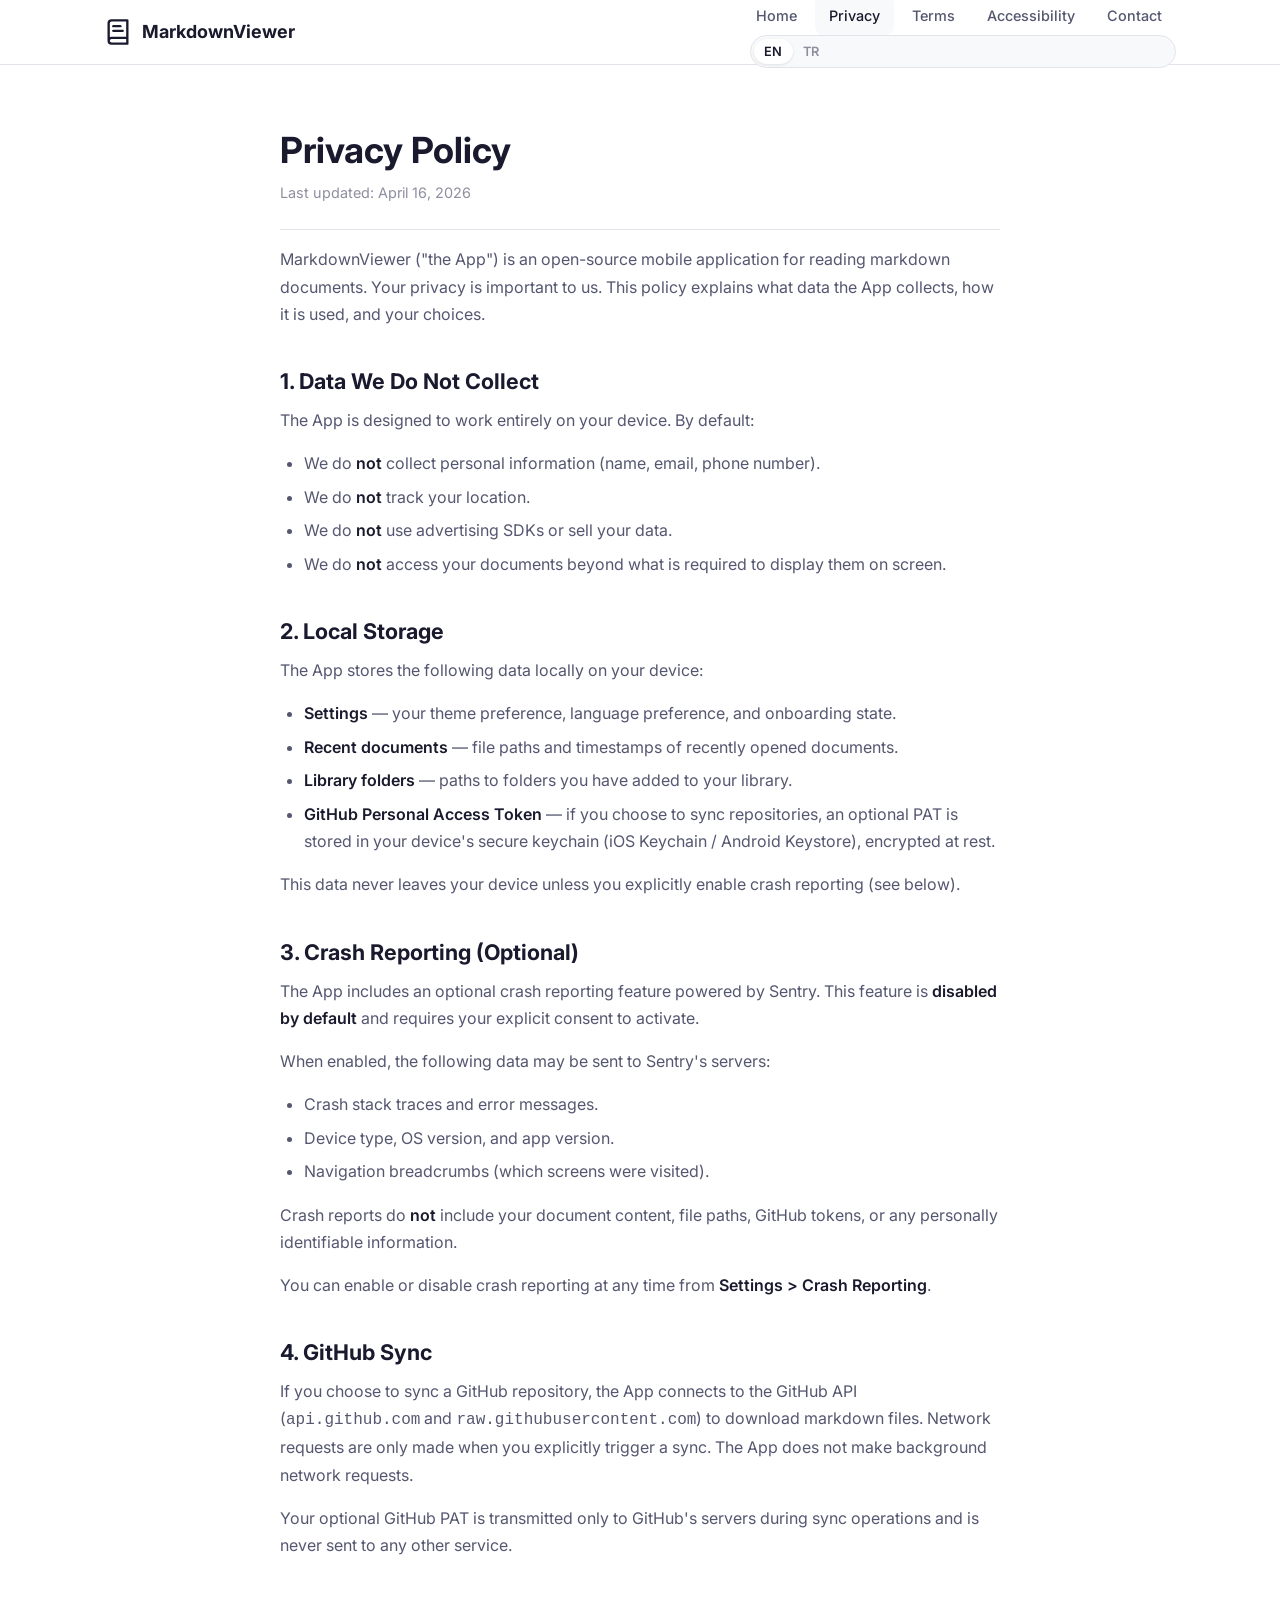
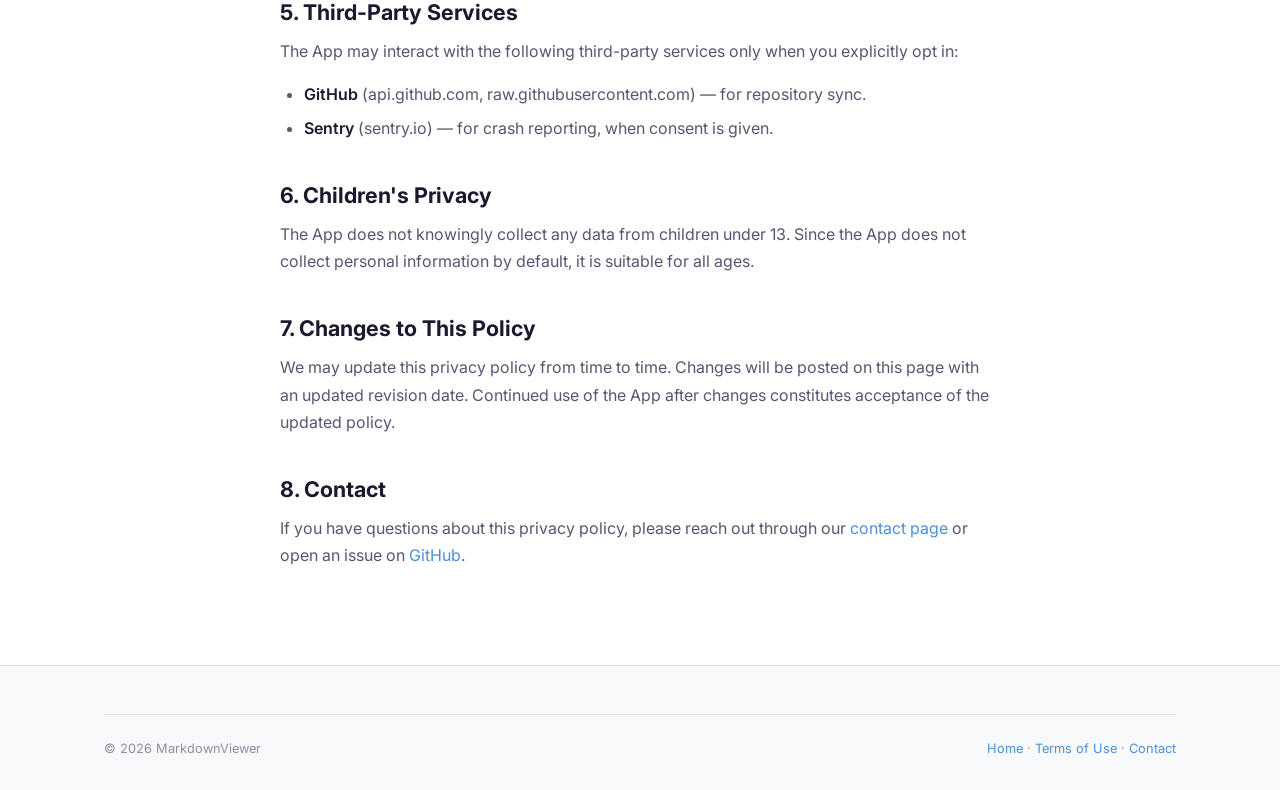
<file: site/privacy.html>
<!DOCTYPE html>
<html lang="en">
<head>
  <meta charset="UTF-8">
  <meta name="viewport" content="width=device-width, initial-scale=1.0">
  <title>Privacy Policy — MarkdownViewer</title>
  <meta name="description" content="MarkdownViewer privacy policy. Learn how we handle your data.">
  <link rel="preconnect" href="https://fonts.googleapis.com">
  <link rel="preconnect" href="https://fonts.gstatic.com" crossorigin>
  <link href="https://fonts.googleapis.com/css2?family=Inter:wght@400;500;600;700&display=swap" rel="stylesheet">
  <link rel="stylesheet" href="css/style.css">
  <script src="js/i18n.js"></script>
</head>
<body>

<!-- Navbar (same as index) -->
<nav class="navbar" role="navigation" aria-label="Main">
  <div class="container">
    <a href="index.html" class="nav-brand">
      <svg viewBox="0 0 24 24" fill="none" stroke="currentColor" stroke-width="2" stroke-linecap="round" stroke-linejoin="round"><path d="M4 19.5v-15A2.5 2.5 0 0 1 6.5 2H20v20H6.5a2.5 2.5 0 0 1 0-5H20"/><path d="M8 7h6"/><path d="M8 11h8"/></svg>
      MarkdownViewer
    </a>
    <button class="nav-hamburger" aria-label="Menu" aria-expanded="false">
      <svg viewBox="0 0 24 24" fill="none" stroke="currentColor" stroke-width="2"><line x1="3" y1="6" x2="21" y2="6"/><line x1="3" y1="12" x2="21" y2="12"/><line x1="3" y1="18" x2="21" y2="18"/></svg>
    </button>
    <div class="nav-menu">
      <ul class="nav-links">
        <li><a href="index.html"><span class="i18n-inline" data-lang="en">Home</span><span class="i18n-inline" data-lang="tr">Ana Sayfa</span></a></li>
        <li><a href="privacy.html" class="active"><span class="i18n-inline" data-lang="en">Privacy</span><span class="i18n-inline" data-lang="tr">Gizlilik</span></a></li>
        <li><a href="terms.html"><span class="i18n-inline" data-lang="en">Terms</span><span class="i18n-inline" data-lang="tr">Koşullar</span></a></li>
        <li><a href="accessibility.html"><span class="i18n-inline" data-lang="en">Accessibility</span><span class="i18n-inline" data-lang="tr">Erişilebilirlik</span></a></li>
        <li><a href="contact.html"><span class="i18n-inline" data-lang="en">Contact</span><span class="i18n-inline" data-lang="tr">İletişim</span></a></li>
      </ul>
      <div class="lang-toggle" role="group" aria-label="Language">
        <button data-set-lang="en">EN</button>
        <button data-set-lang="tr">TR</button>
      </div>
    </div>
  </div>
</nav>

<!-- ═══════ English ═══════ -->
<section class="legal i18n-block" data-lang="en">
  <div class="container">
    <div class="legal-content">
      <h1>Privacy Policy</h1>
      <p class="legal-meta">Last updated: April 16, 2026</p>

      <p>MarkdownViewer ("the App") is an open-source mobile application for reading markdown documents. Your privacy is important to us. This policy explains what data the App collects, how it is used, and your choices.</p>

      <h2>1. Data We Do Not Collect</h2>
      <p>The App is designed to work entirely on your device. By default:</p>
      <ul>
        <li>We do <strong>not</strong> collect personal information (name, email, phone number).</li>
        <li>We do <strong>not</strong> track your location.</li>
        <li>We do <strong>not</strong> use advertising SDKs or sell your data.</li>
        <li>We do <strong>not</strong> access your documents beyond what is required to display them on screen.</li>
      </ul>

      <h2>2. Local Storage</h2>
      <p>The App stores the following data locally on your device:</p>
      <ul>
        <li><strong>Settings</strong> — your theme preference, language preference, and onboarding state.</li>
        <li><strong>Recent documents</strong> — file paths and timestamps of recently opened documents.</li>
        <li><strong>Library folders</strong> — paths to folders you have added to your library.</li>
        <li><strong>GitHub Personal Access Token</strong> — if you choose to sync repositories, an optional PAT is stored in your device's secure keychain (iOS Keychain / Android Keystore), encrypted at rest.</li>
      </ul>
      <p>This data never leaves your device unless you explicitly enable crash reporting (see below).</p>

      <h2>3. Crash Reporting (Optional)</h2>
      <p>The App includes an optional crash reporting feature powered by Sentry. This feature is <strong>disabled by default</strong> and requires your explicit consent to activate.</p>
      <p>When enabled, the following data may be sent to Sentry's servers:</p>
      <ul>
        <li>Crash stack traces and error messages.</li>
        <li>Device type, OS version, and app version.</li>
        <li>Navigation breadcrumbs (which screens were visited).</li>
      </ul>
      <p>Crash reports do <strong>not</strong> include your document content, file paths, GitHub tokens, or any personally identifiable information.</p>
      <p>You can enable or disable crash reporting at any time from <strong>Settings &gt; Crash Reporting</strong>.</p>

      <h2>4. GitHub Sync</h2>
      <p>If you choose to sync a GitHub repository, the App connects to the GitHub API (<code>api.github.com</code> and <code>raw.githubusercontent.com</code>) to download markdown files. Network requests are only made when you explicitly trigger a sync. The App does not make background network requests.</p>
      <p>Your optional GitHub PAT is transmitted only to GitHub's servers during sync operations and is never sent to any other service.</p>

      <h2>5. Third-Party Services</h2>
      <p>The App may interact with the following third-party services only when you explicitly opt in:</p>
      <ul>
        <li><strong>GitHub</strong> (api.github.com, raw.githubusercontent.com) — for repository sync.</li>
        <li><strong>Sentry</strong> (sentry.io) — for crash reporting, when consent is given.</li>
      </ul>

      <h2>6. Children's Privacy</h2>
      <p>The App does not knowingly collect any data from children under 13. Since the App does not collect personal information by default, it is suitable for all ages.</p>

      <h2>7. Changes to This Policy</h2>
      <p>We may update this privacy policy from time to time. Changes will be posted on this page with an updated revision date. Continued use of the App after changes constitutes acceptance of the updated policy.</p>

      <h2>8. Contact</h2>
      <p>If you have questions about this privacy policy, please reach out through our <a href="contact.html">contact page</a> or open an issue on <a href="https://github.com/cemililik/markdown-viewer-mobile/issues" target="_blank" rel="noopener">GitHub</a>.</p>
    </div>
  </div>
</section>

<!-- ═══════ Turkish ═══════ -->
<section class="legal i18n-block" data-lang="tr">
  <div class="container">
    <div class="legal-content">
      <h1>Gizlilik Politikası</h1>
      <p class="legal-meta">Son güncelleme: 16 Nisan 2026</p>

      <p>MarkdownViewer ("Uygulama"), markdown belgeleri okumak için geliştirilmiş açık kaynaklı bir mobil uygulamadır. Gizliliğiniz bizim için önemlidir. Bu politika, Uygulamanın hangi verileri topladığını, nasıl kullandığını ve tercihlerinizi açıklar.</p>

      <h2>1. Toplamadığımız Veriler</h2>
      <p>Uygulama tamamen cihazınızda çalışacak şekilde tasarlanmıştır. Varsayılan olarak:</p>
      <ul>
        <li>Kişisel bilgi (isim, e-posta, telefon numarası) <strong>toplamayız</strong>.</li>
        <li>Konumunuzu <strong>takip etmeyiz</strong>.</li>
        <li>Reklam SDK'ları <strong>kullanmayız</strong> veya verilerinizi <strong>satmayız</strong>.</li>
        <li>Belgelerinize, ekranda görüntülemek için gerekenin ötesinde <strong>erişmeyiz</strong>.</li>
      </ul>

      <h2>2. Yerel Depolama</h2>
      <p>Uygulama aşağıdaki verileri cihazınızda yerel olarak saklar:</p>
      <ul>
        <li><strong>Ayarlar</strong> — tema tercihiniz, dil tercihiniz ve tanıtım ekranı durumu.</li>
        <li><strong>Son belgeler</strong> — son açılan belgelerin dosya yolları ve zaman damgaları.</li>
        <li><strong>Kütüphane klasörleri</strong> — kütüphanenize eklediğiniz klasörlerin yolları.</li>
        <li><strong>GitHub Kişisel Erişim Anahtarı</strong> — depo senkronizasyonu kullanmayı seçerseniz, isteğe bağlı PAT, cihazınızın güvenli anahtar deposunda (iOS Keychain / Android Keystore) şifrelenmiş olarak saklanır.</li>
      </ul>
      <p>Bu veriler, çökme raporlamayı açıkça etkinleştirmediğiniz sürece cihazınızdan asla çıkmaz (aşağıya bakın).</p>

      <h2>3. Çökme Raporlama (İsteğe Bağlı)</h2>
      <p>Uygulama, Sentry tarafından desteklenen isteğe bağlı bir çökme raporlama özelliği içerir. Bu özellik <strong>varsayılan olarak kapalıdır</strong> ve etkinleştirilmesi için açık onayınızı gerektirir.</p>
      <p>Etkinleştirildiğinde, aşağıdaki veriler Sentry sunucularına gönderilebilir:</p>
      <ul>
        <li>Çökme yığın izleri ve hata mesajları.</li>
        <li>Cihaz türü, işletim sistemi sürümü ve uygulama sürümü.</li>
        <li>Gezinme kırıntıları (hangi ekranların ziyaret edildiği).</li>
      </ul>
      <p>Çökme raporları belge içeriğinizi, dosya yollarınızı, GitHub anahtarlarınızı veya herhangi bir kişisel tanımlayıcı bilgiyi <strong>içermez</strong>.</p>
      <p>Çökme raporlamayı istediğiniz zaman <strong>Ayarlar &gt; Çökme Raporlama</strong> bölümünden etkinleştirebilir veya devre dışı bırakabilirsiniz.</p>

      <h2>4. GitHub Senkronizasyonu</h2>
      <p>Bir GitHub deposunu senkronize etmeyi seçerseniz, Uygulama markdown dosyalarını indirmek için GitHub API'sine (<code>api.github.com</code> ve <code>raw.githubusercontent.com</code>) bağlanır. Ağ istekleri yalnızca siz açıkça bir senkronizasyon başlattığınızda yapılır. Uygulama arka planda ağ isteği yapmaz.</p>
      <p>İsteğe bağlı GitHub PAT'ınız yalnızca senkronizasyon işlemleri sırasında GitHub sunucularına iletilir ve başka hiçbir hizmete gönderilmez.</p>

      <h2>5. Üçüncü Taraf Hizmetler</h2>
      <p>Uygulama, yalnızca açıkça kabul ettiğinizde aşağıdaki üçüncü taraf hizmetlerle etkileşime girebilir:</p>
      <ul>
        <li><strong>GitHub</strong> (api.github.com, raw.githubusercontent.com) — depo senkronizasyonu için.</li>
        <li><strong>Sentry</strong> (sentry.io) — onay verildiğinde çökme raporlama için.</li>
      </ul>

      <h2>6. Çocukların Gizliliği</h2>
      <p>Uygulama, 13 yaşın altındaki çocuklardan bilerek herhangi bir veri toplamaz. Uygulama varsayılan olarak kişisel bilgi toplamadığından, tüm yaşlara uygundur.</p>

      <h2>7. Bu Politikadaki Değişiklikler</h2>
      <p>Bu gizlilik politikasını zaman zaman güncelleyebiliriz. Değişiklikler, güncellenmiş bir revizyon tarihi ile bu sayfada yayınlanacaktır. Değişikliklerden sonra Uygulamayı kullanmaya devam etmeniz, güncellenmiş politikanın kabul edilmesi anlamına gelir.</p>

      <h2>8. İletişim</h2>
      <p>Bu gizlilik politikası hakkında sorularınız varsa, lütfen <a href="contact.html">iletişim sayfamız</a> aracılığıyla bize ulaşın veya <a href="https://github.com/cemililik/markdown-viewer-mobile/issues" target="_blank" rel="noopener">GitHub</a>'da bir sorun açın.</p>
    </div>
  </div>
</section>

<!-- Footer -->
<footer class="footer">
  <div class="container">
    <div class="footer-bottom">
      <span>&copy; 2026 MarkdownViewer</span>
      <span>
        <a href="index.html"><span class="i18n-inline" data-lang="en">Home</span><span class="i18n-inline" data-lang="tr">Ana Sayfa</span></a> &middot;
        <a href="terms.html"><span class="i18n-inline" data-lang="en">Terms of Use</span><span class="i18n-inline" data-lang="tr">Kullanım Koşulları</span></a> &middot;
        <a href="contact.html"><span class="i18n-inline" data-lang="en">Contact</span><span class="i18n-inline" data-lang="tr">İletişim</span></a>
      </span>
    </div>
  </div>
</footer>

<script src="js/main.js"></script>
</body>
</html>
</file>
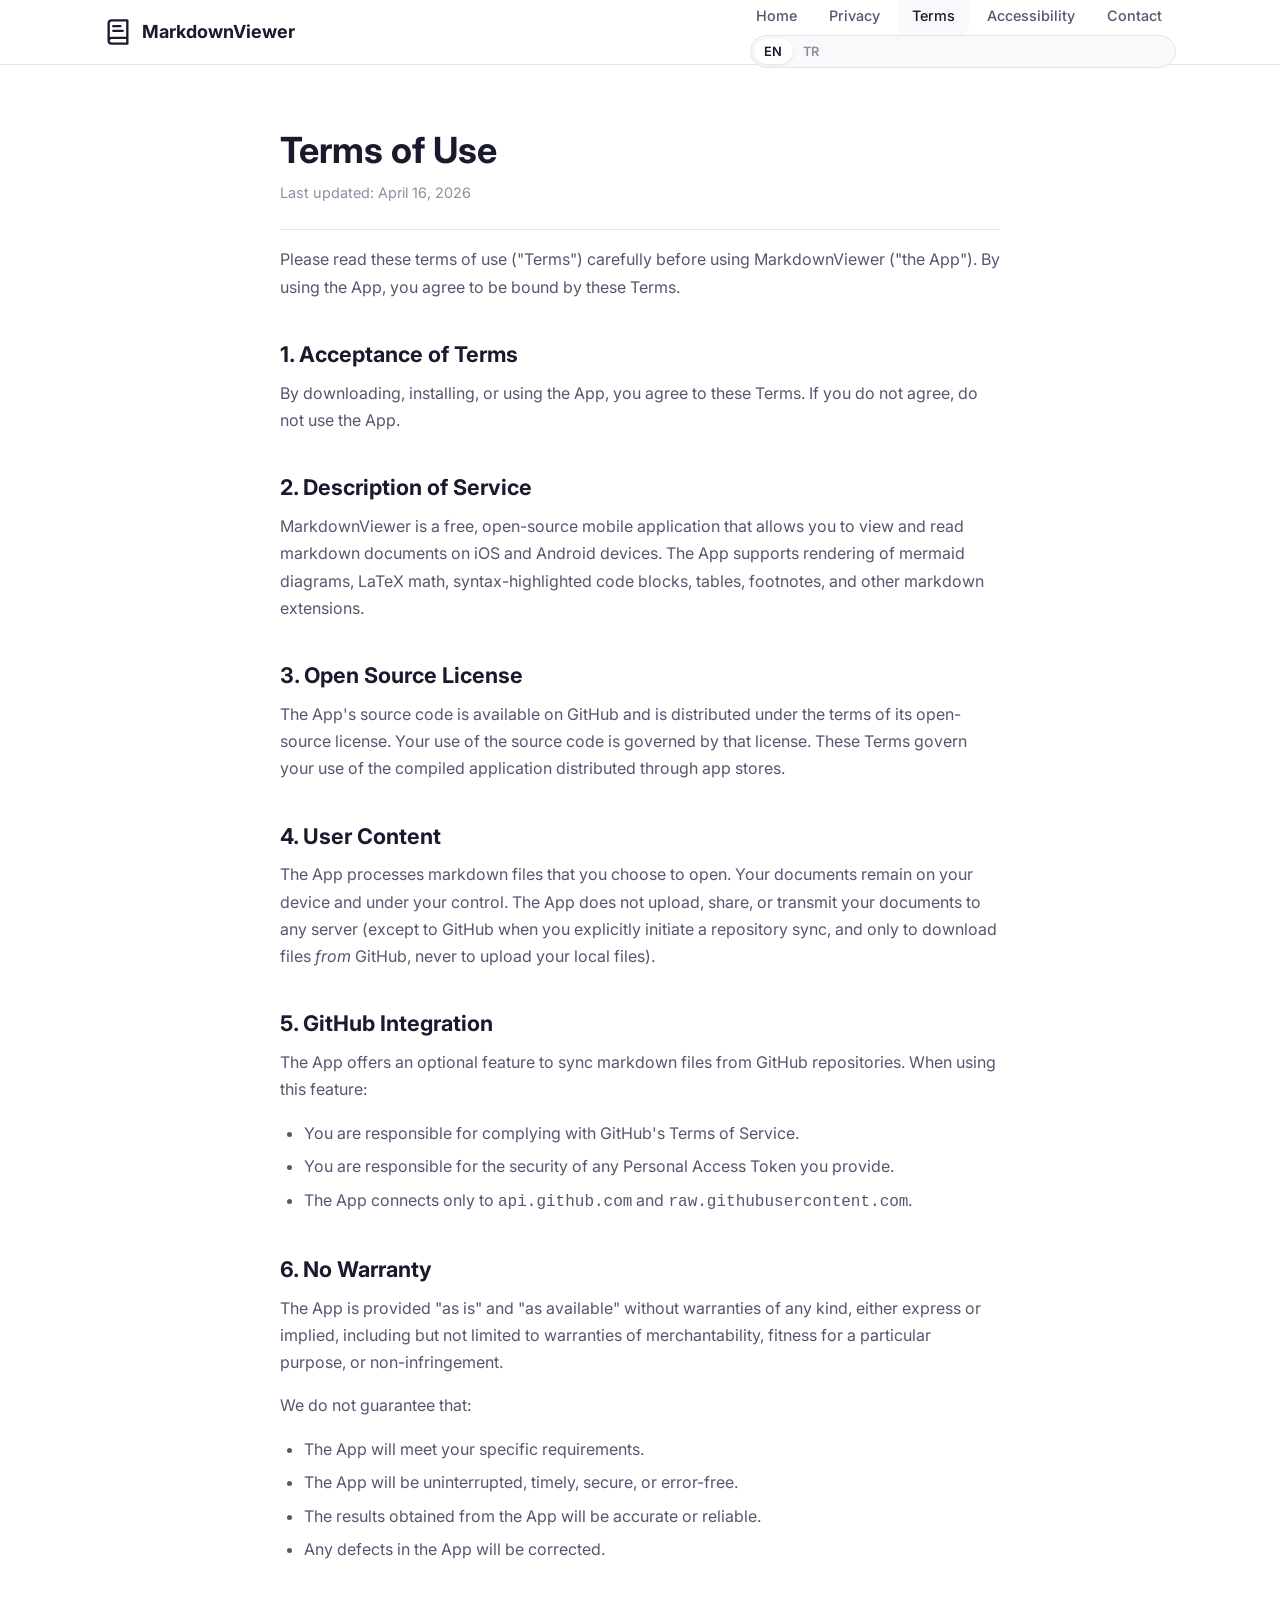
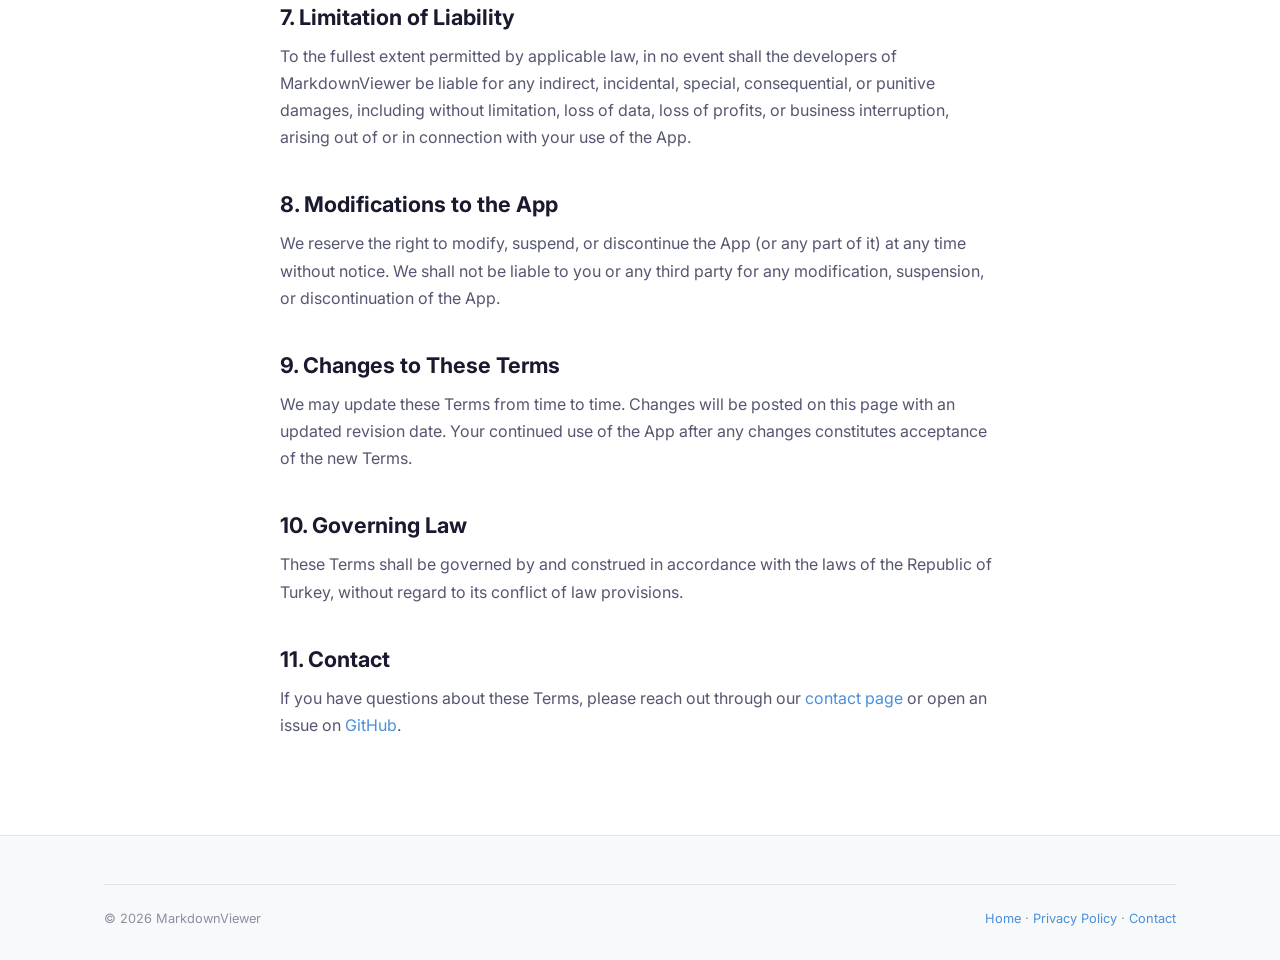
<file: site/terms.html>
<!DOCTYPE html>
<html lang="en">
<head>
  <meta charset="UTF-8">
  <meta name="viewport" content="width=device-width, initial-scale=1.0">
  <title>Terms of Use — MarkdownViewer</title>
  <meta name="description" content="MarkdownViewer terms of use.">
  <link rel="preconnect" href="https://fonts.googleapis.com">
  <link rel="preconnect" href="https://fonts.gstatic.com" crossorigin>
  <link href="https://fonts.googleapis.com/css2?family=Inter:wght@400;500;600;700&display=swap" rel="stylesheet">
  <link rel="stylesheet" href="css/style.css">
  <script src="js/i18n.js"></script>
</head>
<body>

<!-- Navbar -->
<nav class="navbar" role="navigation" aria-label="Main">
  <div class="container">
    <a href="index.html" class="nav-brand">
      <svg viewBox="0 0 24 24" fill="none" stroke="currentColor" stroke-width="2" stroke-linecap="round" stroke-linejoin="round"><path d="M4 19.5v-15A2.5 2.5 0 0 1 6.5 2H20v20H6.5a2.5 2.5 0 0 1 0-5H20"/><path d="M8 7h6"/><path d="M8 11h8"/></svg>
      MarkdownViewer
    </a>
    <button class="nav-hamburger" aria-label="Menu" aria-expanded="false">
      <svg viewBox="0 0 24 24" fill="none" stroke="currentColor" stroke-width="2"><line x1="3" y1="6" x2="21" y2="6"/><line x1="3" y1="12" x2="21" y2="12"/><line x1="3" y1="18" x2="21" y2="18"/></svg>
    </button>
    <div class="nav-menu">
      <ul class="nav-links">
        <li><a href="index.html"><span class="i18n-inline" data-lang="en">Home</span><span class="i18n-inline" data-lang="tr">Ana Sayfa</span></a></li>
        <li><a href="privacy.html"><span class="i18n-inline" data-lang="en">Privacy</span><span class="i18n-inline" data-lang="tr">Gizlilik</span></a></li>
        <li><a href="terms.html" class="active"><span class="i18n-inline" data-lang="en">Terms</span><span class="i18n-inline" data-lang="tr">Koşullar</span></a></li>
        <li><a href="accessibility.html"><span class="i18n-inline" data-lang="en">Accessibility</span><span class="i18n-inline" data-lang="tr">Erişilebilirlik</span></a></li>
        <li><a href="contact.html"><span class="i18n-inline" data-lang="en">Contact</span><span class="i18n-inline" data-lang="tr">İletişim</span></a></li>
      </ul>
      <div class="lang-toggle" role="group" aria-label="Language">
        <button data-set-lang="en">EN</button>
        <button data-set-lang="tr">TR</button>
      </div>
    </div>
  </div>
</nav>

<!-- ═══════ English ═══════ -->
<section class="legal i18n-block" data-lang="en">
  <div class="container">
    <div class="legal-content">
      <h1>Terms of Use</h1>
      <p class="legal-meta">Last updated: April 16, 2026</p>

      <p>Please read these terms of use ("Terms") carefully before using MarkdownViewer ("the App"). By using the App, you agree to be bound by these Terms.</p>

      <h2>1. Acceptance of Terms</h2>
      <p>By downloading, installing, or using the App, you agree to these Terms. If you do not agree, do not use the App.</p>

      <h2>2. Description of Service</h2>
      <p>MarkdownViewer is a free, open-source mobile application that allows you to view and read markdown documents on iOS and Android devices. The App supports rendering of mermaid diagrams, LaTeX math, syntax-highlighted code blocks, tables, footnotes, and other markdown extensions.</p>

      <h2>3. Open Source License</h2>
      <p>The App's source code is available on GitHub and is distributed under the terms of its open-source license. Your use of the source code is governed by that license. These Terms govern your use of the compiled application distributed through app stores.</p>

      <h2>4. User Content</h2>
      <p>The App processes markdown files that you choose to open. Your documents remain on your device and under your control. The App does not upload, share, or transmit your documents to any server (except to GitHub when you explicitly initiate a repository sync, and only to download files <em>from</em> GitHub, never to upload your local files).</p>

      <h2>5. GitHub Integration</h2>
      <p>The App offers an optional feature to sync markdown files from GitHub repositories. When using this feature:</p>
      <ul>
        <li>You are responsible for complying with GitHub's Terms of Service.</li>
        <li>You are responsible for the security of any Personal Access Token you provide.</li>
        <li>The App connects only to <code>api.github.com</code> and <code>raw.githubusercontent.com</code>.</li>
      </ul>

      <h2>6. No Warranty</h2>
      <p>The App is provided "as is" and "as available" without warranties of any kind, either express or implied, including but not limited to warranties of merchantability, fitness for a particular purpose, or non-infringement.</p>
      <p>We do not guarantee that:</p>
      <ul>
        <li>The App will meet your specific requirements.</li>
        <li>The App will be uninterrupted, timely, secure, or error-free.</li>
        <li>The results obtained from the App will be accurate or reliable.</li>
        <li>Any defects in the App will be corrected.</li>
      </ul>

      <h2>7. Limitation of Liability</h2>
      <p>To the fullest extent permitted by applicable law, in no event shall the developers of MarkdownViewer be liable for any indirect, incidental, special, consequential, or punitive damages, including without limitation, loss of data, loss of profits, or business interruption, arising out of or in connection with your use of the App.</p>

      <h2>8. Modifications to the App</h2>
      <p>We reserve the right to modify, suspend, or discontinue the App (or any part of it) at any time without notice. We shall not be liable to you or any third party for any modification, suspension, or discontinuation of the App.</p>

      <h2>9. Changes to These Terms</h2>
      <p>We may update these Terms from time to time. Changes will be posted on this page with an updated revision date. Your continued use of the App after any changes constitutes acceptance of the new Terms.</p>

      <h2>10. Governing Law</h2>
      <p>These Terms shall be governed by and construed in accordance with the laws of the Republic of Turkey, without regard to its conflict of law provisions.</p>

      <h2>11. Contact</h2>
      <p>If you have questions about these Terms, please reach out through our <a href="contact.html">contact page</a> or open an issue on <a href="https://github.com/cemililik/markdown-viewer-mobile/issues" target="_blank" rel="noopener">GitHub</a>.</p>
    </div>
  </div>
</section>

<!-- ═══════ Turkish ═══════ -->
<section class="legal i18n-block" data-lang="tr">
  <div class="container">
    <div class="legal-content">
      <h1>Kullanım Koşulları</h1>
      <p class="legal-meta">Son güncelleme: 16 Nisan 2026</p>

      <p>MarkdownViewer ("Uygulama") kullanmadan önce lütfen bu kullanım koşullarını ("Koşullar") dikkatlice okuyun. Uygulamayı kullanarak bu Koşullara bağlı olmayı kabul etmiş olursunuz.</p>

      <h2>1. Koşulların Kabulü</h2>
      <p>Uygulamayı indirerek, yükleyerek veya kullanarak bu Koşulları kabul etmiş olursunuz. Kabul etmiyorsanız Uygulamayı kullanmayın.</p>

      <h2>2. Hizmet Tanımı</h2>
      <p>MarkdownViewer, iOS ve Android cihazlarda markdown belgelerini görüntülemenize ve okumanıza olanak tanıyan ücretsiz, açık kaynaklı bir mobil uygulamadır. Uygulama; mermaid diyagramları, LaTeX matematik, sözdizimi vurgulu kod blokları, tablolar, dipnotlar ve diğer markdown uzantılarının işlenmesini destekler.</p>

      <h2>3. Açık Kaynak Lisansı</h2>
      <p>Uygulamanın kaynak kodu GitHub'da mevcuttur ve açık kaynak lisansı koşulları altında dağıtılmaktadır. Kaynak kodu kullanımınız bu lisans tarafından yönetilir. Bu Koşullar, uygulama mağazaları aracılığıyla dağıtılan derlenmiş uygulama kullanımınızı yönetir.</p>

      <h2>4. Kullanıcı İçeriği</h2>
      <p>Uygulama, açmayı seçtiğiniz markdown dosyalarını işler. Belgeleriniz cihazınızda kalır ve sizin kontrolünüz altındadır. Uygulama, belgelerinizi herhangi bir sunucuya yüklemez, paylaşmaz veya iletmez (açıkça bir depo senkronizasyonu başlattığınızda GitHub'a bağlanması hariç ve yalnızca GitHub'dan dosya <em>indirmek</em> için, asla yerel dosyalarınızı yüklemek için değil).</p>

      <h2>5. GitHub Entegrasyonu</h2>
      <p>Uygulama, GitHub depolarından markdown dosyalarını senkronize etmek için isteğe bağlı bir özellik sunar. Bu özelliği kullanırken:</p>
      <ul>
        <li>GitHub Hizmet Şartlarına uymaktan siz sorumlusunuz.</li>
        <li>Sağladığınız Kişisel Erişim Anahtarının güvenliğinden siz sorumlusunuz.</li>
        <li>Uygulama yalnızca <code>api.github.com</code> ve <code>raw.githubusercontent.com</code> adreslerine bağlanır.</li>
      </ul>

      <h2>6. Garanti Yokluğu</h2>
      <p>Uygulama, satılabilirlik, belirli bir amaca uygunluk veya ihlal etmeme garantileri dahil ancak bunlarla sınırlı olmaksızın, açık veya zımni herhangi bir garanti olmaksızın "olduğu gibi" ve "mevcut olduğu şekliyle" sağlanmaktadır.</p>
      <p>Şunları garanti etmiyoruz:</p>
      <ul>
        <li>Uygulamanın özel gereksinimlerinizi karşılayacağı.</li>
        <li>Uygulamanın kesintisiz, zamanında, güvenli veya hatasız olacağı.</li>
        <li>Uygulamadan elde edilen sonuçların doğru veya güvenilir olacağı.</li>
        <li>Uygulamadaki herhangi bir kusurun düzeltileceği.</li>
      </ul>

      <h2>7. Sorumluluk Sınırlaması</h2>
      <p>Yürürlükteki yasaların izin verdiği azami ölçüde, MarkdownViewer geliştiricileri, Uygulama kullanımınızdan kaynaklanan veya bununla bağlantılı olarak ortaya çıkan veri kaybı, kar kaybı veya iş kesintisi dahil ancak bunlarla sınırlı olmaksızın, dolaylı, arızi, özel, sonuç olarak ortaya çıkan veya cezai tazminatlardan hiçbir durumda sorumlu olmayacaktır.</p>

      <h2>8. Uygulamada Değişiklikler</h2>
      <p>Uygulamayı (veya herhangi bir bölümünü) herhangi bir zamanda haber vermeksizin değiştirme, askıya alma veya durdurma hakkını saklı tutarız. Uygulamanın herhangi bir değişikliği, askıya alınması veya durdurulması için size veya herhangi bir üçüncü tarafa karşı sorumlu olmayacağız.</p>

      <h2>9. Bu Koşullardaki Değişiklikler</h2>
      <p>Bu Koşulları zaman zaman güncelleyebiliriz. Değişiklikler, güncellenmiş bir revizyon tarihi ile bu sayfada yayınlanacaktır. Herhangi bir değişiklikten sonra Uygulamayı kullanmaya devam etmeniz, yeni Koşulların kabul edilmesi anlamına gelir.</p>

      <h2>10. Geçerli Hukuk</h2>
      <p>Bu Koşullar, kanunlar ihtilafı hükümleri dikkate alınmaksızın, Türkiye Cumhuriyeti yasalarına göre yönetilecek ve yorumlanacaktır.</p>

      <h2>11. İletişim</h2>
      <p>Bu Koşullar hakkında sorularınız varsa, lütfen <a href="contact.html">iletişim sayfamız</a> aracılığıyla bize ulaşın veya <a href="https://github.com/cemililik/markdown-viewer-mobile/issues" target="_blank" rel="noopener">GitHub</a>'da bir sorun açın.</p>
    </div>
  </div>
</section>

<!-- Footer -->
<footer class="footer">
  <div class="container">
    <div class="footer-bottom">
      <span>&copy; 2026 MarkdownViewer</span>
      <span>
        <a href="index.html"><span class="i18n-inline" data-lang="en">Home</span><span class="i18n-inline" data-lang="tr">Ana Sayfa</span></a> &middot;
        <a href="privacy.html"><span class="i18n-inline" data-lang="en">Privacy Policy</span><span class="i18n-inline" data-lang="tr">Gizlilik Politikası</span></a> &middot;
        <a href="contact.html"><span class="i18n-inline" data-lang="en">Contact</span><span class="i18n-inline" data-lang="tr">İletişim</span></a>
      </span>
    </div>
  </div>
</footer>

<script src="js/main.js"></script>
</body>
</html>
</file>
<file: site/css/style.css>
/* ── Reset & Base ───────────────────────────────────── */
*,
*::before,
*::after {
  box-sizing: border-box;
  margin: 0;
  padding: 0;
}

:root {
  --primary: #4a90d9;
  --primary-dark: #3a7bc8;
  --primary-light: #6ba3e0;
  --accent: #f5a623;
  --bg: #ffffff;
  --bg-alt: #f8f9fa;
  --bg-card: #ffffff;
  --text: #1a1a2e;
  --text-secondary: #555770;
  --text-muted: #8e8ea0;
  --border: #e2e4e9;
  --shadow: 0 1px 3px rgba(0, 0, 0, 0.08), 0 4px 12px rgba(0, 0, 0, 0.04);
  --shadow-lg: 0 4px 16px rgba(0, 0, 0, 0.1), 0 12px 40px rgba(0, 0, 0, 0.06);
  --radius: 12px;
  --radius-sm: 8px;
  --font: 'Inter', -apple-system, BlinkMacSystemFont, 'Segoe UI', Roboto, sans-serif;
  --font-mono: 'JetBrains Mono', 'Fira Code', monospace;
  --max-width: 1120px;
  --transition: 0.25s cubic-bezier(0.4, 0, 0.2, 1);
}

@media (prefers-color-scheme: dark) {
  :root {
    --bg: #0f1117;
    --bg-alt: #181a22;
    --bg-card: #1e2029;
    --text: #e4e4ed;
    --text-secondary: #a0a0b8;
    --text-muted: #6b6b80;
    --border: #2a2d3a;
    --shadow: 0 1px 3px rgba(0, 0, 0, 0.3), 0 4px 12px rgba(0, 0, 0, 0.2);
    --shadow-lg: 0 4px 16px rgba(0, 0, 0, 0.3), 0 12px 40px rgba(0, 0, 0, 0.25);
  }
}

html {
  scroll-behavior: smooth;
  font-size: 16px;
}

body {
  font-family: var(--font);
  background: var(--bg);
  color: var(--text);
  line-height: 1.6;
  -webkit-font-smoothing: antialiased;
  -moz-osx-font-smoothing: grayscale;
}

a {
  color: var(--primary);
  text-decoration: none;
  transition: color var(--transition);
}

a:hover {
  color: var(--primary-dark);
}

img {
  max-width: 100%;
  display: block;
}

/* ── Typography ────────────────────────────────────── */
h1, h2, h3, h4 {
  font-weight: 700;
  line-height: 1.25;
  color: var(--text);
}

h1 { font-size: 2.75rem; }
h2 { font-size: 2rem; }
h3 { font-size: 1.5rem; }
h4 { font-size: 1.125rem; }

p {
  color: var(--text-secondary);
  line-height: 1.7;
}

/* ── Layout ────────────────────────────────────────── */
.container {
  max-width: var(--max-width);
  margin: 0 auto;
  padding: 0 1.5rem;
}

section {
  padding: 5rem 0;
}

/* ── Navbar ────────────────────────────────────────── */
.navbar {
  position: fixed;
  top: 0;
  left: 0;
  right: 0;
  z-index: 100;
  background: var(--bg);
  border-bottom: 1px solid var(--border);
  backdrop-filter: blur(12px);
  -webkit-backdrop-filter: blur(12px);
}

@supports (backdrop-filter: blur(12px)) {
  .navbar {
    background: color-mix(in srgb, var(--bg) 85%, transparent);
  }
}

.navbar .container {
  display: flex;
  align-items: center;
  justify-content: space-between;
  height: 64px;
}

.nav-brand {
  display: flex;
  align-items: center;
  gap: 0.625rem;
  font-weight: 700;
  font-size: 1.125rem;
  color: var(--text);
}

.nav-brand svg {
  width: 28px;
  height: 28px;
}

.nav-links {
  display: flex;
  align-items: center;
  gap: 0.25rem;
  list-style: none;
}

.nav-links a {
  display: block;
  padding: 0.5rem 0.875rem;
  color: var(--text-secondary);
  font-size: 0.9rem;
  font-weight: 500;
  border-radius: var(--radius-sm);
  transition: all var(--transition);
}

.nav-links a:hover,
.nav-links a.active {
  color: var(--text);
  background: var(--bg-alt);
}

.lang-toggle {
  display: flex;
  align-items: center;
  gap: 0;
  margin-left: 0.5rem;
  background: var(--bg-alt);
  border-radius: 999px;
  padding: 3px;
  border: 1px solid var(--border);
}

.lang-toggle button {
  background: none;
  border: none;
  padding: 0.3rem 0.65rem;
  font-size: 0.8rem;
  font-weight: 600;
  color: var(--text-muted);
  cursor: pointer;
  border-radius: 999px;
  transition: all var(--transition);
  font-family: var(--font);
}

.lang-toggle button.active {
  background: var(--bg-card);
  color: var(--text);
  box-shadow: 0 1px 3px rgba(0, 0, 0, 0.1);
}

.nav-hamburger {
  display: none;
  background: none;
  border: none;
  cursor: pointer;
  padding: 0.5rem;
  color: var(--text);
}

.nav-hamburger svg {
  width: 24px;
  height: 24px;
}

/* ── Mobile Nav ────────────────────────────────────── */
@media (max-width: 768px) {
  .nav-hamburger {
    display: block;
  }

  .nav-menu {
    display: none;
    position: absolute;
    top: 64px;
    left: 0;
    right: 0;
    background: var(--bg);
    border-bottom: 1px solid var(--border);
    padding: 1rem 1.5rem;
    box-shadow: var(--shadow-lg);
  }

  .nav-menu.open {
    display: block;
  }

  .nav-links {
    flex-direction: column;
    gap: 0.25rem;
  }

  .nav-links a {
    padding: 0.75rem 1rem;
    width: 100%;
  }

  .lang-toggle {
    margin-left: 0;
    margin-top: 0.75rem;
    align-self: flex-start;
  }
}

/* ── Hero ──────────────────────────────────────────── */
.hero {
  padding-top: 10rem;
  padding-bottom: 6rem;
  text-align: center;
  position: relative;
  overflow: hidden;
}

.hero::before {
  content: '';
  position: absolute;
  top: -200px;
  left: 50%;
  transform: translateX(-50%);
  width: 800px;
  height: 800px;
  background: radial-gradient(circle, color-mix(in srgb, var(--primary) 8%, transparent), transparent 70%);
  pointer-events: none;
}

.hero-badge {
  display: inline-flex;
  align-items: center;
  gap: 0.5rem;
  padding: 0.4rem 1rem;
  background: var(--bg-alt);
  border: 1px solid var(--border);
  border-radius: 999px;
  font-size: 0.85rem;
  font-weight: 500;
  color: var(--text-secondary);
  margin-bottom: 1.5rem;
}

.hero-badge span {
  color: var(--primary);
}

.hero h1 {
  font-size: clamp(2.25rem, 5vw, 3.5rem);
  margin-bottom: 1.25rem;
  letter-spacing: -0.02em;
}

.hero h1 .gradient {
  background: linear-gradient(135deg, var(--primary), var(--accent));
  -webkit-background-clip: text;
  -webkit-text-fill-color: transparent;
  background-clip: text;
}

.hero p {
  font-size: 1.2rem;
  max-width: 600px;
  margin: 0 auto 2.5rem;
}

.hero-actions {
  display: flex;
  justify-content: center;
  gap: 1rem;
  flex-wrap: wrap;
}

/* ── Buttons ───────────────────────────────────────── */
.btn {
  display: inline-flex;
  align-items: center;
  gap: 0.5rem;
  padding: 0.75rem 1.5rem;
  font-size: 0.95rem;
  font-weight: 600;
  font-family: var(--font);
  border-radius: var(--radius-sm);
  border: none;
  cursor: pointer;
  transition: all var(--transition);
}

.btn-primary {
  background: var(--primary);
  color: #fff;
  box-shadow: 0 2px 8px rgba(74, 144, 217, 0.3);
}

.btn-primary:hover {
  background: var(--primary-dark);
  transform: translateY(-1px);
  box-shadow: 0 4px 16px rgba(74, 144, 217, 0.4);
  color: #fff;
}

.btn-secondary {
  background: var(--bg-alt);
  color: var(--text);
  border: 1px solid var(--border);
}

.btn-secondary:hover {
  background: var(--border);
  transform: translateY(-1px);
}

/* ── Features ──────────────────────────────────────── */
.features {
  background: var(--bg-alt);
}

.section-header {
  text-align: center;
  margin-bottom: 3.5rem;
}

.section-header h2 {
  margin-bottom: 0.75rem;
}

.section-header p {
  font-size: 1.1rem;
  max-width: 560px;
  margin: 0 auto;
}

.features-grid {
  display: grid;
  grid-template-columns: repeat(3, 1fr);
  gap: 1.5rem;
}

@media (max-width: 900px) {
  .features-grid { grid-template-columns: repeat(2, 1fr); }
}

@media (max-width: 560px) {
  .features-grid { grid-template-columns: 1fr; }
}

.feature-card {
  background: var(--bg-card);
  border: 1px solid var(--border);
  border-radius: var(--radius);
  padding: 1.75rem;
  transition: all var(--transition);
}

.feature-card:hover {
  box-shadow: var(--shadow);
  transform: translateY(-2px);
}

.feature-icon {
  width: 48px;
  height: 48px;
  border-radius: var(--radius-sm);
  display: flex;
  align-items: center;
  justify-content: center;
  margin-bottom: 1rem;
  font-size: 1.5rem;
  background: color-mix(in srgb, var(--primary) 10%, transparent);
  color: var(--primary);
}

.feature-card h3 {
  font-size: 1.1rem;
  margin-bottom: 0.5rem;
}

.feature-card p {
  font-size: 0.9rem;
}

/* ── Screenshots Carousel ──────────────────────────── */
.screenshots {
  text-align: center;
}

.screenshot-track {
  display: flex;
  gap: 1.5rem;
  overflow-x: auto;
  scroll-snap-type: x mandatory;
  -webkit-overflow-scrolling: touch;
  padding: 1rem 0 2rem;
  scrollbar-width: none;
}

.screenshot-track::-webkit-scrollbar {
  display: none;
}

.screenshot-item {
  flex: 0 0 280px;
  scroll-snap-align: center;
  border-radius: var(--radius);
  overflow: hidden;
  border: 1px solid var(--border);
  box-shadow: var(--shadow);
  background: var(--bg-card);
  transition: transform var(--transition);
}

.screenshot-item:hover {
  transform: scale(1.02);
}

.screenshot-placeholder {
  height: 500px;
  display: flex;
  flex-direction: column;
  align-items: center;
  justify-content: center;
  gap: 0.75rem;
  color: var(--text-muted);
  font-size: 0.9rem;
  background: var(--bg-alt);
}

.screenshot-placeholder svg {
  width: 48px;
  height: 48px;
  opacity: 0.4;
}

/* ── Open Source ────────────────────────────────────── */
.open-source {
  background: var(--bg-alt);
}

.oss-card {
  background: var(--bg-card);
  border: 1px solid var(--border);
  border-radius: var(--radius);
  padding: 3rem;
  text-align: center;
  max-width: 640px;
  margin: 0 auto;
}

.oss-card h2 {
  margin-bottom: 1rem;
}

.oss-card p {
  margin-bottom: 2rem;
  font-size: 1.05rem;
}

.oss-links {
  display: flex;
  justify-content: center;
  gap: 1rem;
  flex-wrap: wrap;
}

/* ── Footer ────────────────────────────────────────── */
.footer {
  border-top: 1px solid var(--border);
  padding: 3rem 0 2rem;
  background: var(--bg-alt);
}

.footer-grid {
  display: grid;
  grid-template-columns: 2fr 1fr 1fr 1fr;
  gap: 2rem;
  margin-bottom: 2.5rem;
}

@media (max-width: 768px) {
  .footer-grid {
    grid-template-columns: 1fr 1fr;
  }
}

@media (max-width: 480px) {
  .footer-grid {
    grid-template-columns: 1fr;
  }
}

.footer-brand {
  display: flex;
  align-items: center;
  gap: 0.5rem;
  font-weight: 700;
  font-size: 1rem;
  color: var(--text);
  margin-bottom: 0.75rem;
}

.footer-brand svg {
  width: 24px;
  height: 24px;
}

.footer-desc {
  font-size: 0.85rem;
  color: var(--text-muted);
  max-width: 300px;
}

.footer-col h4 {
  font-size: 0.8rem;
  text-transform: uppercase;
  letter-spacing: 0.08em;
  color: var(--text-muted);
  margin-bottom: 0.75rem;
}

.footer-col ul {
  list-style: none;
}

.footer-col li {
  margin-bottom: 0.4rem;
}

.footer-col a {
  font-size: 0.9rem;
  color: var(--text-secondary);
}

.footer-col a:hover {
  color: var(--text);
}

.footer-bottom {
  display: flex;
  justify-content: space-between;
  align-items: center;
  padding-top: 1.5rem;
  border-top: 1px solid var(--border);
  font-size: 0.8rem;
  color: var(--text-muted);
}

@media (max-width: 560px) {
  .footer-bottom {
    flex-direction: column;
    gap: 0.5rem;
    text-align: center;
  }
}

/* ── Legal Pages (Privacy, Terms) ──────────────────── */
.legal {
  padding-top: 8rem;
  padding-bottom: 5rem;
}

.legal-content {
  max-width: 720px;
  margin: 0 auto;
}

.legal-content h1 {
  font-size: 2.25rem;
  margin-bottom: 0.5rem;
}

.legal-meta {
  color: var(--text-muted);
  font-size: 0.9rem;
  margin-bottom: 2.5rem;
  padding-bottom: 1.5rem;
  border-bottom: 1px solid var(--border);
}

.legal-content h2 {
  font-size: 1.35rem;
  margin-top: 2.5rem;
  margin-bottom: 0.75rem;
}

.legal-content h3 {
  font-size: 1.1rem;
  margin-top: 1.75rem;
  margin-bottom: 0.5rem;
}

.legal-content p {
  margin-bottom: 1rem;
}

.legal-content ul,
.legal-content ol {
  margin-bottom: 1rem;
  padding-left: 1.5rem;
  color: var(--text-secondary);
}

.legal-content li {
  margin-bottom: 0.4rem;
  line-height: 1.7;
}

.legal-content strong {
  color: var(--text);
  font-weight: 600;
}

/* ── Contact Page ──────────────────────────────────── */
.contact {
  padding-top: 8rem;
  padding-bottom: 5rem;
}

.contact-header {
  text-align: center;
  margin-bottom: 3rem;
}

.contact-header h1 {
  font-size: 2.25rem;
  margin-bottom: 0.75rem;
}

.contact-grid {
  display: grid;
  grid-template-columns: 1fr 1fr;
  gap: 2rem;
  max-width: 900px;
  margin: 0 auto;
}

@media (max-width: 768px) {
  .contact-grid {
    grid-template-columns: 1fr;
  }
}

.contact-form-card,
.contact-channels {
  background: var(--bg-card);
  border: 1px solid var(--border);
  border-radius: var(--radius);
  padding: 2rem;
}

.contact-form-card h2,
.contact-channels h2 {
  font-size: 1.2rem;
  margin-bottom: 1.25rem;
}

.form-group {
  margin-bottom: 1.25rem;
}

.form-group label {
  display: block;
  font-size: 0.85rem;
  font-weight: 600;
  color: var(--text-secondary);
  margin-bottom: 0.4rem;
}

.form-group input,
.form-group textarea,
.form-group select {
  width: 100%;
  padding: 0.65rem 0.875rem;
  font-size: 0.9rem;
  font-family: var(--font);
  color: var(--text);
  background: var(--bg);
  border: 1px solid var(--border);
  border-radius: var(--radius-sm);
  transition: border-color var(--transition);
  outline: none;
}

.form-group input:focus,
.form-group textarea:focus,
.form-group select:focus {
  border-color: var(--primary);
  box-shadow: 0 0 0 3px color-mix(in srgb, var(--primary) 15%, transparent);
}

.form-group textarea {
  resize: vertical;
  min-height: 120px;
}

.form-submit {
  width: 100%;
  justify-content: center;
}

.form-status {
  margin-top: 1rem;
  padding: 0.75rem 1rem;
  border-radius: var(--radius-sm);
  font-size: 0.9rem;
  display: none;
}

.form-status.success {
  display: block;
  background: color-mix(in srgb, #22c55e 10%, transparent);
  color: #16a34a;
  border: 1px solid color-mix(in srgb, #22c55e 25%, transparent);
}

.form-status.error {
  display: block;
  background: color-mix(in srgb, #ef4444 10%, transparent);
  color: #dc2626;
  border: 1px solid color-mix(in srgb, #ef4444 25%, transparent);
}

.channel-list {
  list-style: none;
  display: flex;
  flex-direction: column;
  gap: 1rem;
}

.channel-item {
  display: flex;
  align-items: flex-start;
  gap: 1rem;
  padding: 1rem;
  border-radius: var(--radius-sm);
  border: 1px solid var(--border);
  transition: all var(--transition);
}

.channel-item:hover {
  background: var(--bg-alt);
}

.channel-icon {
  width: 40px;
  height: 40px;
  border-radius: var(--radius-sm);
  display: flex;
  align-items: center;
  justify-content: center;
  background: color-mix(in srgb, var(--primary) 10%, transparent);
  color: var(--primary);
  flex-shrink: 0;
}

.channel-icon svg {
  width: 20px;
  height: 20px;
}

.channel-text h3 {
  font-size: 0.95rem;
  margin-bottom: 0.2rem;
}

.channel-text p {
  font-size: 0.8rem;
  margin: 0;
}

/* ── Utilities ─────────────────────────────────────── */
[data-lang] {
  display: none;
}

[data-lang].active {
  display: revert;
}

/* For inline text nodes that share a parent */
.i18n-block { display: none; }
.i18n-block.active { display: block; }
.i18n-inline { display: none; }
.i18n-inline.active { display: inline; }

/* Accessibility */
.sr-only {
  position: absolute;
  width: 1px;
  height: 1px;
  padding: 0;
  margin: -1px;
  overflow: hidden;
  clip: rect(0, 0, 0, 0);
  clip-path: inset(50%);
  white-space: nowrap;
  border: 0;
}

/* Scrollbar (Webkit) */
::-webkit-scrollbar {
  width: 6px;
  height: 6px;
}

::-webkit-scrollbar-track {
  background: transparent;
}

::-webkit-scrollbar-thumb {
  background: var(--border);
  border-radius: 3px;
}

::-webkit-scrollbar-thumb:hover {
  background: var(--text-muted);
}
</file>
